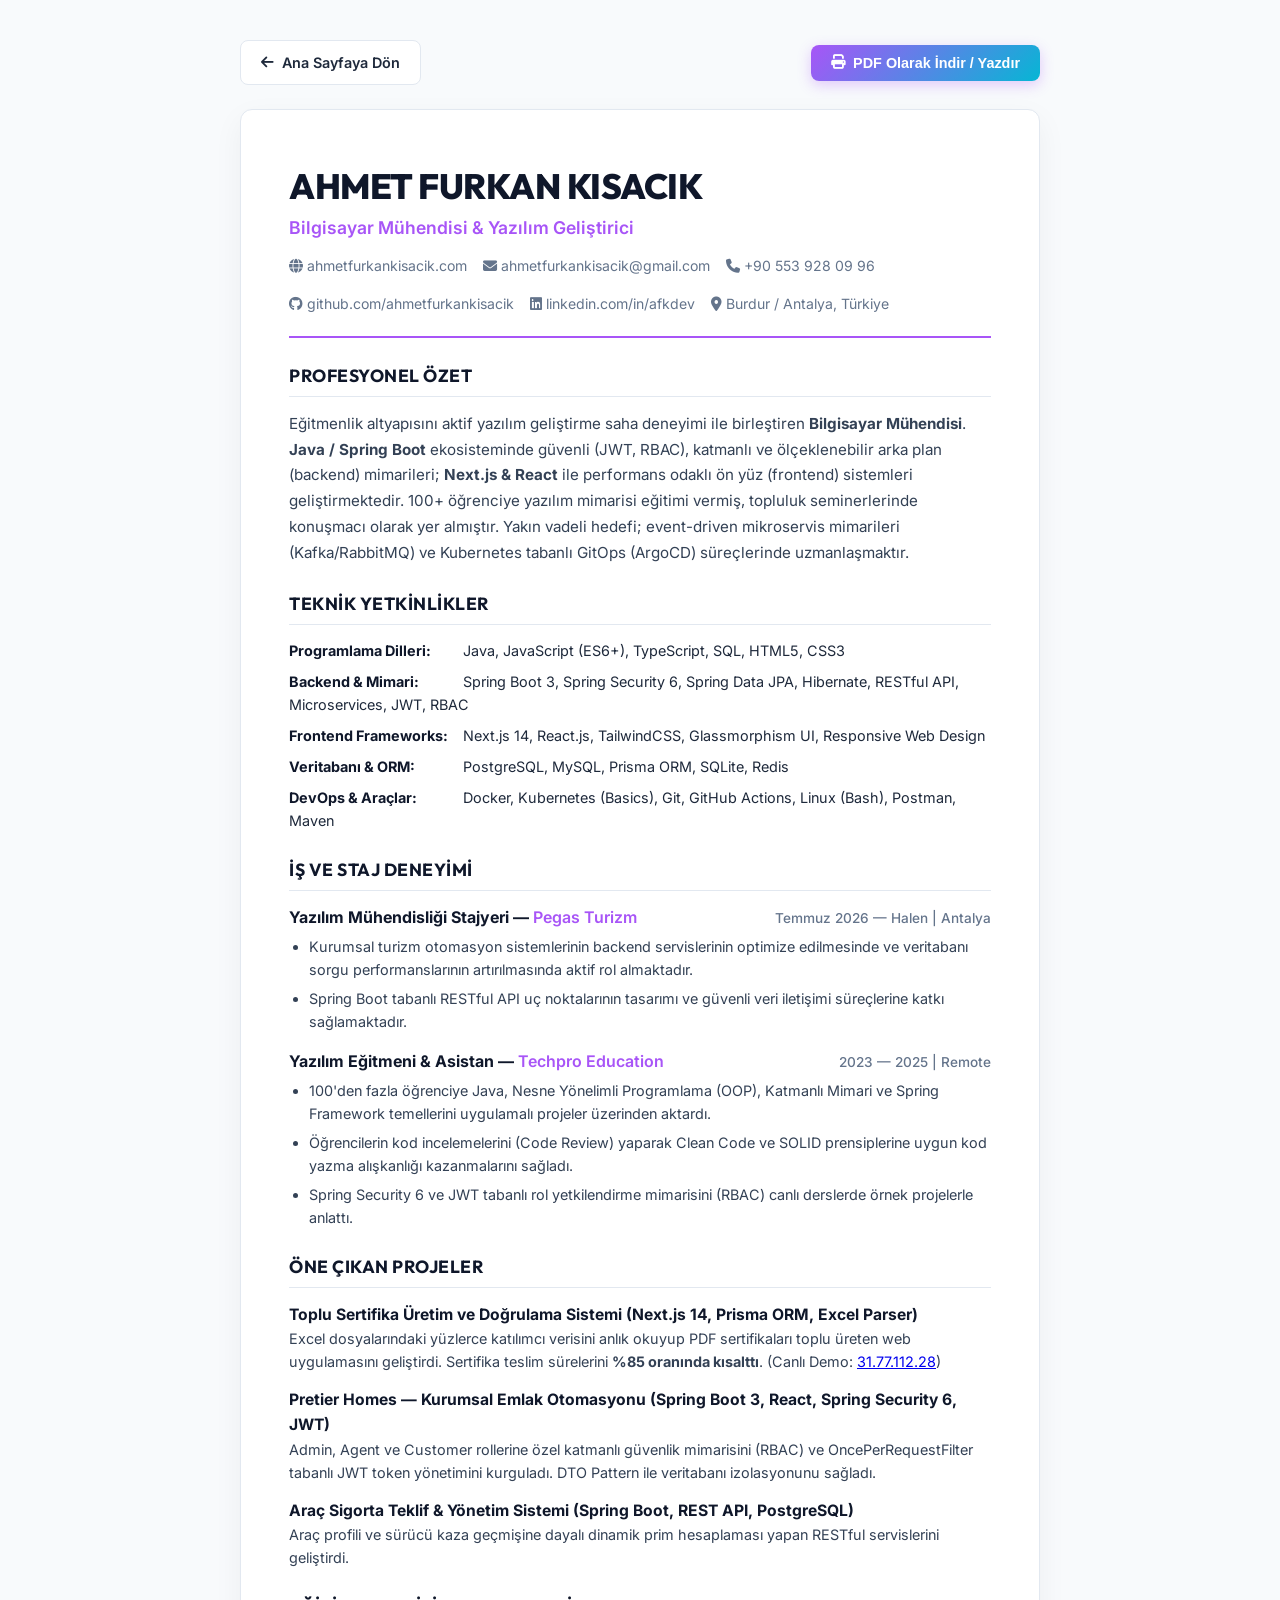
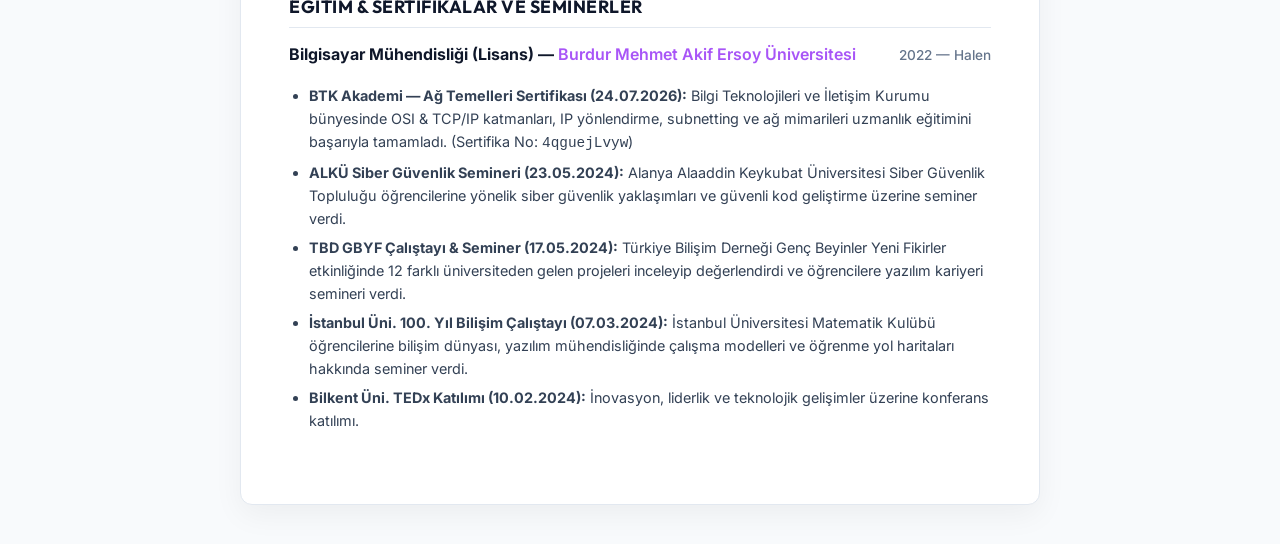
<file: cv.html>
<!DOCTYPE html>
<html lang="tr">
<head>
    <meta charset="UTF-8">
    <meta name="viewport" content="width=device-width, initial-scale=1.0">
    <title>Ahmet Furkan Kısacık — CV / Özgeçmiş (Software Engineer)</title>
    <meta name="description" content="Ahmet Furkan Kısacık - Bilgisayar Mühendisi & Yazılım Geliştirici Özgeçmiş (CV)">
    <meta name="robots" content="index, follow">
    <!-- Google Fonts -->
    <link href="https://fonts.googleapis.com/css2?family=Inter:wght@300;400;500;600;700;800&family=Outfit:wght@600;700;800&display=swap" rel="stylesheet">
    <!-- FontAwesome -->
    <link rel="stylesheet" href="https://cdnjs.cloudflare.com/ajax/libs/font-awesome/6.4.0/css/all.min.css">
    
    <style>
        :root {
            --primary: #07050f;
            --accent: #a855f7;
            --accent-cyan: #06b6d4;
            --text: #1e293b;
            --text-muted: #64748b;
            --bg-light: #f8fafc;
            --border: #e2e8f0;
        }

        * {
            box-sizing: border-box;
            margin: 0;
            padding: 0;
        }

        body {
            font-family: 'Inter', sans-serif;
            background-color: var(--bg-light);
            color: var(--text);
            line-height: 1.6;
            padding: 40px 20px;
        }

        .cv-actions {
            max-width: 800px;
            margin: 0 auto 24px auto;
            display: flex;
            justify-content: space-between;
            align-items: center;
        }

        .btn-action {
            display: inline-flex;
            align-items: center;
            gap: 8px;
            padding: 10px 20px;
            border-radius: 8px;
            font-weight: 600;
            font-size: 0.9rem;
            text-decoration: none;
            cursor: pointer;
            transition: all 0.2s ease;
            border: none;
        }

        .btn-back {
            background-color: #ffffff;
            color: var(--text);
            border: 1px solid var(--border);
        }

        .btn-back:hover {
            background-color: #f1f5f9;
        }

        .btn-print {
            background: linear-gradient(135deg, var(--accent) 0%, var(--accent-cyan) 100%);
            color: #ffffff;
            box-shadow: 0 4px 14px rgba(168, 85, 247, 0.3);
        }

        .btn-print:hover {
            transform: translateY(-2px);
            box-shadow: 0 6px 20px rgba(168, 85, 247, 0.4);
        }

        .cv-paper {
            max-width: 800px;
            margin: 0 auto;
            background: #ffffff;
            border-radius: 12px;
            padding: 48px;
            border: 1px solid var(--border);
            box-shadow: 0 10px 30px rgba(0, 0, 0, 0.05);
        }

        .cv-header {
            border-bottom: 2px solid var(--accent);
            padding-bottom: 20px;
            margin-bottom: 24px;
        }

        .cv-name {
            font-family: 'Outfit', sans-serif;
            font-size: 2.2rem;
            font-weight: 800;
            color: #0f172a;
            letter-spacing: -0.5px;
        }

        .cv-title {
            font-size: 1.1rem;
            font-weight: 600;
            color: var(--accent);
            margin-bottom: 12px;
        }

        .cv-contact-info {
            display: flex;
            flex-wrap: wrap;
            gap: 16px;
            font-size: 0.88rem;
            color: var(--text-muted);
        }

        .cv-contact-info a {
            color: var(--text-muted);
            text-decoration: none;
            display: inline-flex;
            align-items: center;
            gap: 6px;
        }

        .cv-contact-info a:hover {
            color: var(--accent);
        }

        .cv-section {
            margin-bottom: 24px;
        }

        .cv-section-title {
            font-family: 'Outfit', sans-serif;
            font-size: 1.1rem;
            font-weight: 700;
            color: #0f172a;
            text-transform: uppercase;
            letter-spacing: 0.5px;
            border-bottom: 1px solid var(--border);
            padding-bottom: 6px;
            margin-bottom: 14px;
        }

        .cv-summary {
            font-size: 0.95rem;
            color: #334155;
            line-height: 1.7;
        }

        .cv-skills-grid {
            display: flex;
            flex-direction: column;
            gap: 8px;
            font-size: 0.9rem;
        }

        .cv-skill-item strong {
            color: #0f172a;
            width: 170px;
            display: inline-block;
        }

        .cv-job {
            margin-bottom: 16px;
        }

        .cv-job-header {
            display: flex;
            justify-content: space-between;
            align-items: baseline;
            margin-bottom: 4px;
        }

        .cv-job-title {
            font-size: 1rem;
            font-weight: 700;
            color: #0f172a;
        }

        .cv-company {
            color: var(--accent);
            font-weight: 600;
        }

        .cv-date {
            font-size: 0.85rem;
            color: var(--text-muted);
            font-weight: 500;
        }

        .cv-job-list {
            padding-left: 20px;
            font-size: 0.9rem;
            color: #334155;
        }

        .cv-job-list li {
            margin-bottom: 6px;
        }

        .cv-project {
            margin-bottom: 14px;
        }

        .cv-project-title {
            font-size: 0.98rem;
            font-weight: 700;
            color: #0f172a;
        }

        .cv-project-desc {
            font-size: 0.9rem;
            color: #334155;
        }

        /* PRINT STYLES */
        @media print {
            body {
                background: #ffffff;
                padding: 0;
                color: #000000;
            }
            .cv-actions {
                display: none !important;
            }
            .cv-paper {
                box-shadow: none;
                border: none;
                padding: 0;
                max-width: 100%;
            }
            .cv-contact-info a {
                color: #000000;
            }
        }
    </style>
</head>
<body>

    <div class="cv-actions">
        <a href="index.html" class="btn-action btn-back"><i class="fa-solid fa-arrow-left"></i> Ana Sayfaya Dön</a>
        <button onclick="window.print()" class="btn-action btn-print"><i class="fa-solid fa-print"></i> PDF Olarak İndir / Yazdır</button>
    </div>

    <main class="cv-paper">
        <!-- Header -->
        <header class="cv-header">
            <h1 class="cv-name">AHMET FURKAN KISACIK</h1>
            <div class="cv-title">Bilgisayar Mühendisi &amp; Yazılım Geliştirici</div>
            <div class="cv-contact-info">
                <span><i class="fa-solid fa-globe"></i> <a href="https://ahmetfurkankisacik.com" target="_blank">ahmetfurkankisacik.com</a></span>
                <span><i class="fa-solid fa-envelope"></i> <a href="mailto:ahmetfurkankisacik@gmail.com">ahmetfurkankisacik@gmail.com</a></span>
                <span><i class="fa-solid fa-phone"></i> +90 553 928 09 96</span>
                <span><i class="fa-brands fa-github"></i> <a href="https://github.com/ahmetfurkankisacik" target="_blank">github.com/ahmetfurkankisacik</a></span>
                <span><i class="fa-brands fa-linkedin"></i> <a href="https://www.linkedin.com/in/afkdev" target="_blank">linkedin.com/in/afkdev</a></span>
                <span><i class="fa-solid fa-location-dot"></i> Burdur / Antalya, Türkiye</span>
            </div>
        </header>

        <!-- Summary -->
        <section class="cv-section">
            <h2 class="cv-section-title">Profesyonel Özet</h2>
            <p class="cv-summary">
                Eğitmenlik altyapısını aktif yazılım geliştirme saha deneyimi ile birleştiren <strong>Bilgisayar Mühendisi</strong>. 
                <strong>Java / Spring Boot</strong> ekosisteminde güvenli (JWT, RBAC), katmanlı ve ölçeklenebilir arka plan (backend) mimarileri; 
                <strong>Next.js &amp; React</strong> ile performans odaklı ön yüz (frontend) sistemleri geliştirmektedir. 
                100+ öğrenciye yazılım mimarisi eğitimi vermiş, topluluk seminerlerinde konuşmacı olarak yer almıştır. 
                Yakın vadeli hedefi; event-driven mikroservis mimarileri (Kafka/RabbitMQ) ve Kubernetes tabanlı GitOps (ArgoCD) süreçlerinde uzmanlaşmaktır.
            </p>
        </section>

        <!-- Technical Skills -->
        <section class="cv-section">
            <h2 class="cv-section-title">Teknik Yetkinlikler</h2>
            <div class="cv-skills-grid">
                <div class="cv-skill-item"><strong>Programlama Dilleri:</strong> Java, JavaScript (ES6+), TypeScript, SQL, HTML5, CSS3</div>
                <div class="cv-skill-item"><strong>Backend &amp; Mimari:</strong> Spring Boot 3, Spring Security 6, Spring Data JPA, Hibernate, RESTful API, Microservices, JWT, RBAC</div>
                <div class="cv-skill-item"><strong>Frontend Frameworks:</strong> Next.js 14, React.js, TailwindCSS, Glassmorphism UI, Responsive Web Design</div>
                <div class="cv-skill-item"><strong>Veritabanı &amp; ORM:</strong> PostgreSQL, MySQL, Prisma ORM, SQLite, Redis</div>
                <div class="cv-skill-item"><strong>DevOps &amp; Araçlar:</strong> Docker, Kubernetes (Basics), Git, GitHub Actions, Linux (Bash), Postman, Maven</div>
            </div>
        </section>

        <!-- Experience -->
        <section class="cv-section">
            <h2 class="cv-section-title">İş ve Staj Deneyimi</h2>
            
            <div class="cv-job">
                <div class="cv-job-header">
                    <div class="cv-job-title">Yazılım Mühendisliği Stajyeri — <span class="cv-company">Pegas Turizm</span></div>
                    <div class="cv-date">Temmuz 2026 — Halen | Antalya</div>
                </div>
                <ul class="cv-job-list">
                    <li>Kurumsal turizm otomasyon sistemlerinin backend servislerinin optimize edilmesinde ve veritabanı sorgu performanslarının artırılmasında aktif rol almaktadır.</li>
                    <li>Spring Boot tabanlı RESTful API uç noktalarının tasarımı ve güvenli veri iletişimi süreçlerine katkı sağlamaktadır.</li>
                </ul>
            </div>

            <div class="cv-job">
                <div class="cv-job-header">
                    <div class="cv-job-title">Yazılım Eğitmeni &amp; Asistan — <span class="cv-company">Techpro Education</span></div>
                    <div class="cv-date">2023 — 2025 | Remote</div>
                </div>
                <ul class="cv-job-list">
                    <li>100'den fazla öğrenciye Java, Nesne Yönelimli Programlama (OOP), Katmanlı Mimari ve Spring Framework temellerini uygulamalı projeler üzerinden aktardı.</li>
                    <li>Öğrencilerin kod incelemelerini (Code Review) yaparak Clean Code ve SOLID prensiplerine uygun kod yazma alışkanlığı kazanmalarını sağladı.</li>
                    <li>Spring Security 6 ve JWT tabanlı rol yetkilendirme mimarisini (RBAC) canlı derslerde örnek projelerle anlattı.</li>
                </ul>
            </div>
        </section>

        <!-- Key Projects -->
        <section class="cv-section">
            <h2 class="cv-section-title">Öne Çıkan Projeler</h2>
            
            <div class="cv-project">
                <div class="cv-project-title">Toplu Sertifika Üretim ve Doğrulama Sistemi (Next.js 14, Prisma ORM, Excel Parser)</div>
                <div class="cv-project-desc">Excel dosyalarındaki yüzlerce katılımcı verisini anlık okuyup PDF sertifikaları toplu üreten web uygulamasını geliştirdi. Sertifika teslim sürelerini <strong>%85 oranında kısalttı</strong>. (Canlı Demo: <a href="http://31.77.112.28/" target="_blank">31.77.112.28</a>)</div>
            </div>

            <div class="cv-project">
                <div class="cv-project-title">Pretier Homes — Kurumsal Emlak Otomasyonu (Spring Boot 3, React, Spring Security 6, JWT)</div>
                <div class="cv-project-desc">Admin, Agent ve Customer rollerine özel katmanlı güvenlik mimarisini (RBAC) ve OncePerRequestFilter tabanlı JWT token yönetimini kurguladı. DTO Pattern ile veritabanı izolasyonunu sağladı.</div>
            </div>

            <div class="cv-project">
                <div class="cv-project-title">Araç Sigorta Teklif &amp; Yönetim Sistemi (Spring Boot, REST API, PostgreSQL)</div>
                <div class="cv-project-desc">Araç profili ve sürücü kaza geçmişine dayalı dinamik prim hesaplaması yapan RESTful servislerini geliştirdi.</div>
            </div>
        </section>

        <!-- Education & Certificates -->
        <section class="cv-section">
            <h2 class="cv-section-title">Eğitim &amp; Sertifikalar ve Seminerler</h2>
            <div class="cv-job">
                <div class="cv-job-header">
                    <div class="cv-job-title">Bilgisayar Mühendisliği (Lisans) — <span class="cv-company">Burdur Mehmet Akif Ersoy Üniversitesi</span></div>
                    <div class="cv-date">2022 — Halen</div>
                </div>
            </div>
            <ul class="cv-job-list" style="margin-top: 8px;">
                <li><strong>BTK Akademi — Ağ Temelleri Sertifikası (24.07.2026):</strong> Bilgi Teknolojileri ve İletişim Kurumu bünyesinde OSI &amp; TCP/IP katmanları, IP yönlendirme, subnetting ve ağ mimarileri uzmanlık eğitimini başarıyla tamamladı. (Sertifika No: <code>4qguejLvyw</code>)</li>
                <li><strong>ALKÜ Siber Güvenlik Semineri (23.05.2024):</strong> Alanya Alaaddin Keykubat Üniversitesi Siber Güvenlik Topluluğu öğrencilerine yönelik siber güvenlik yaklaşımları ve güvenli kod geliştirme üzerine seminer verdi.</li>
                <li><strong>TBD GBYF Çalıştayı &amp; Seminer (17.05.2024):</strong> Türkiye Bilişim Derneği Genç Beyinler Yeni Fikirler etkinliğinde 12 farklı üniversiteden gelen projeleri inceleyip değerlendirdi ve öğrencilere yazılım kariyeri semineri verdi.</li>
                <li><strong>İstanbul Üni. 100. Yıl Bilişim Çalıştayı (07.03.2024):</strong> İstanbul Üniversitesi Matematik Kulübü öğrencilerine bilişim dünyası, yazılım mühendisliğinde çalışma modelleri ve öğrenme yol haritaları hakkında seminer verdi.</li>
                <li><strong>Bilkent Üni. TEDx Katılımı (10.02.2024):</strong> İnovasyon, liderlik ve teknolojik gelişimler üzerine konferans katılımı.</li>
            </ul>
        </section>
    </main>

</body>
</html>
</file>
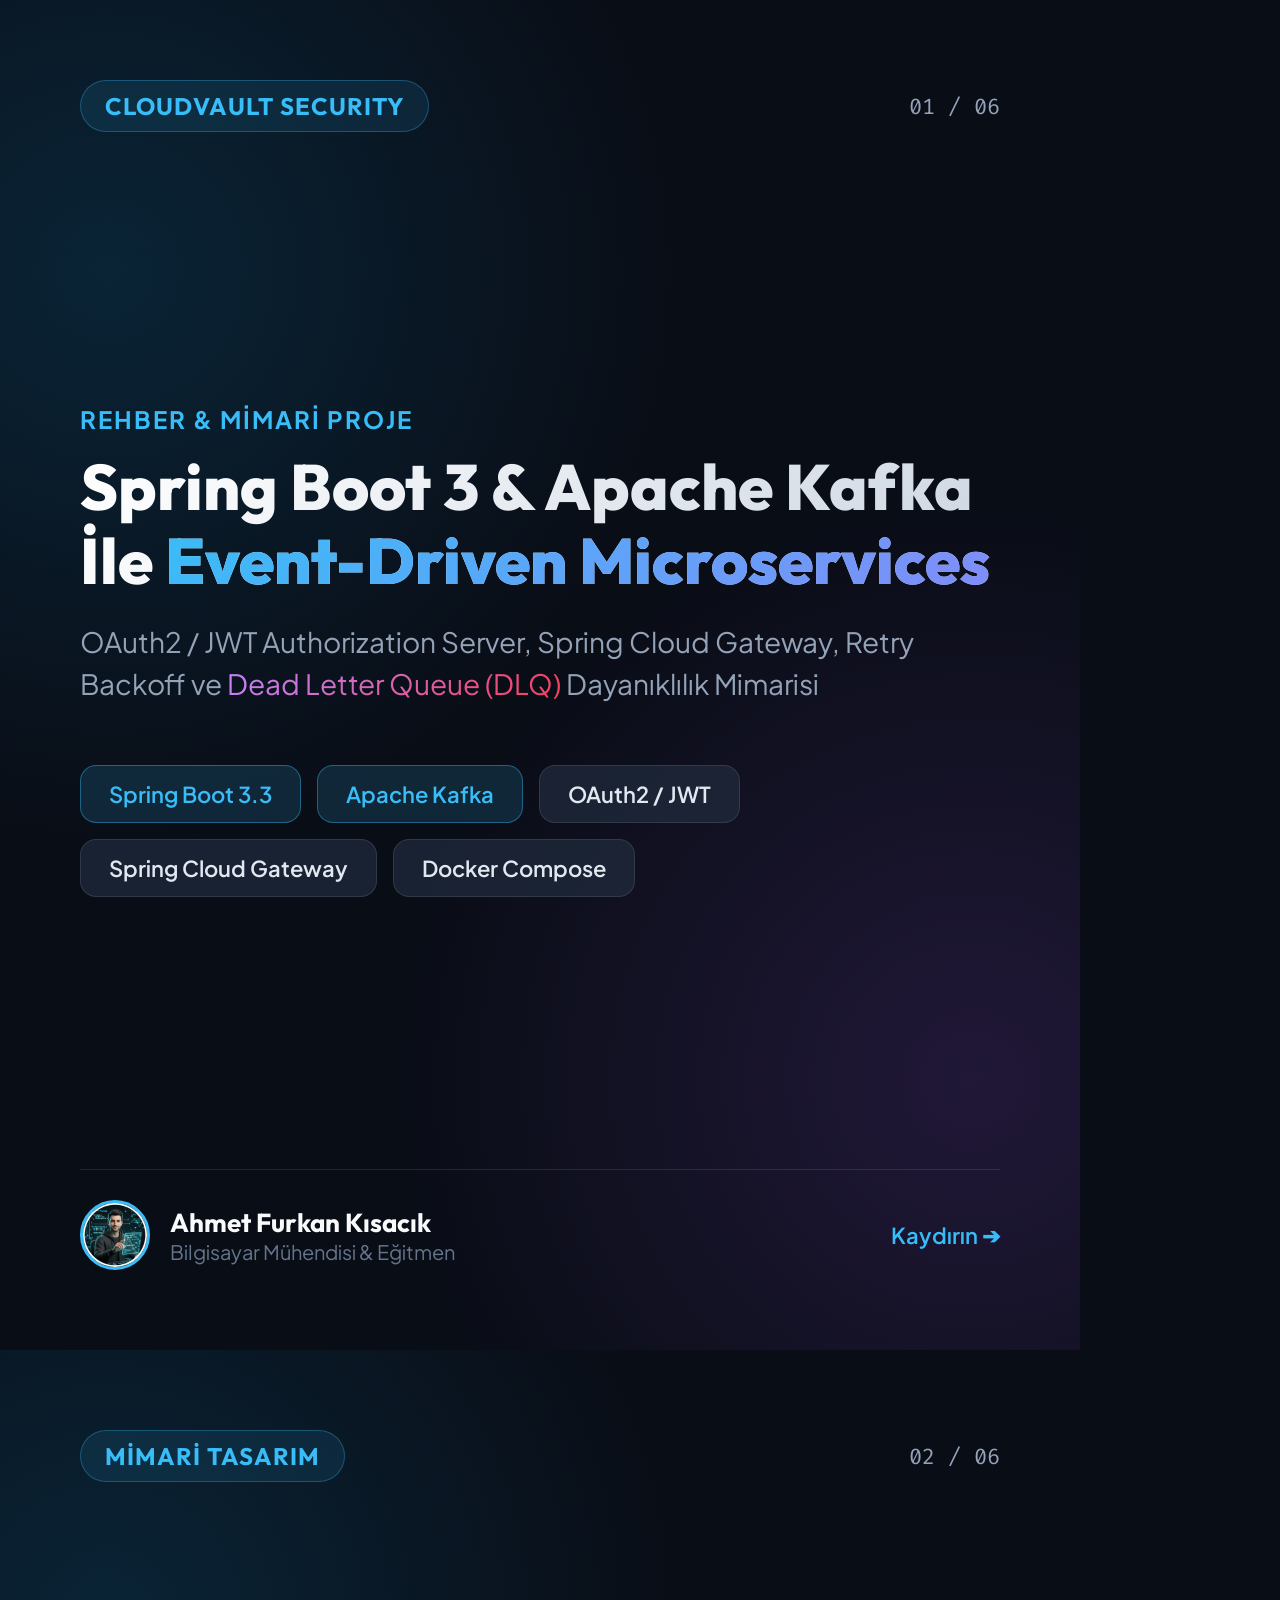
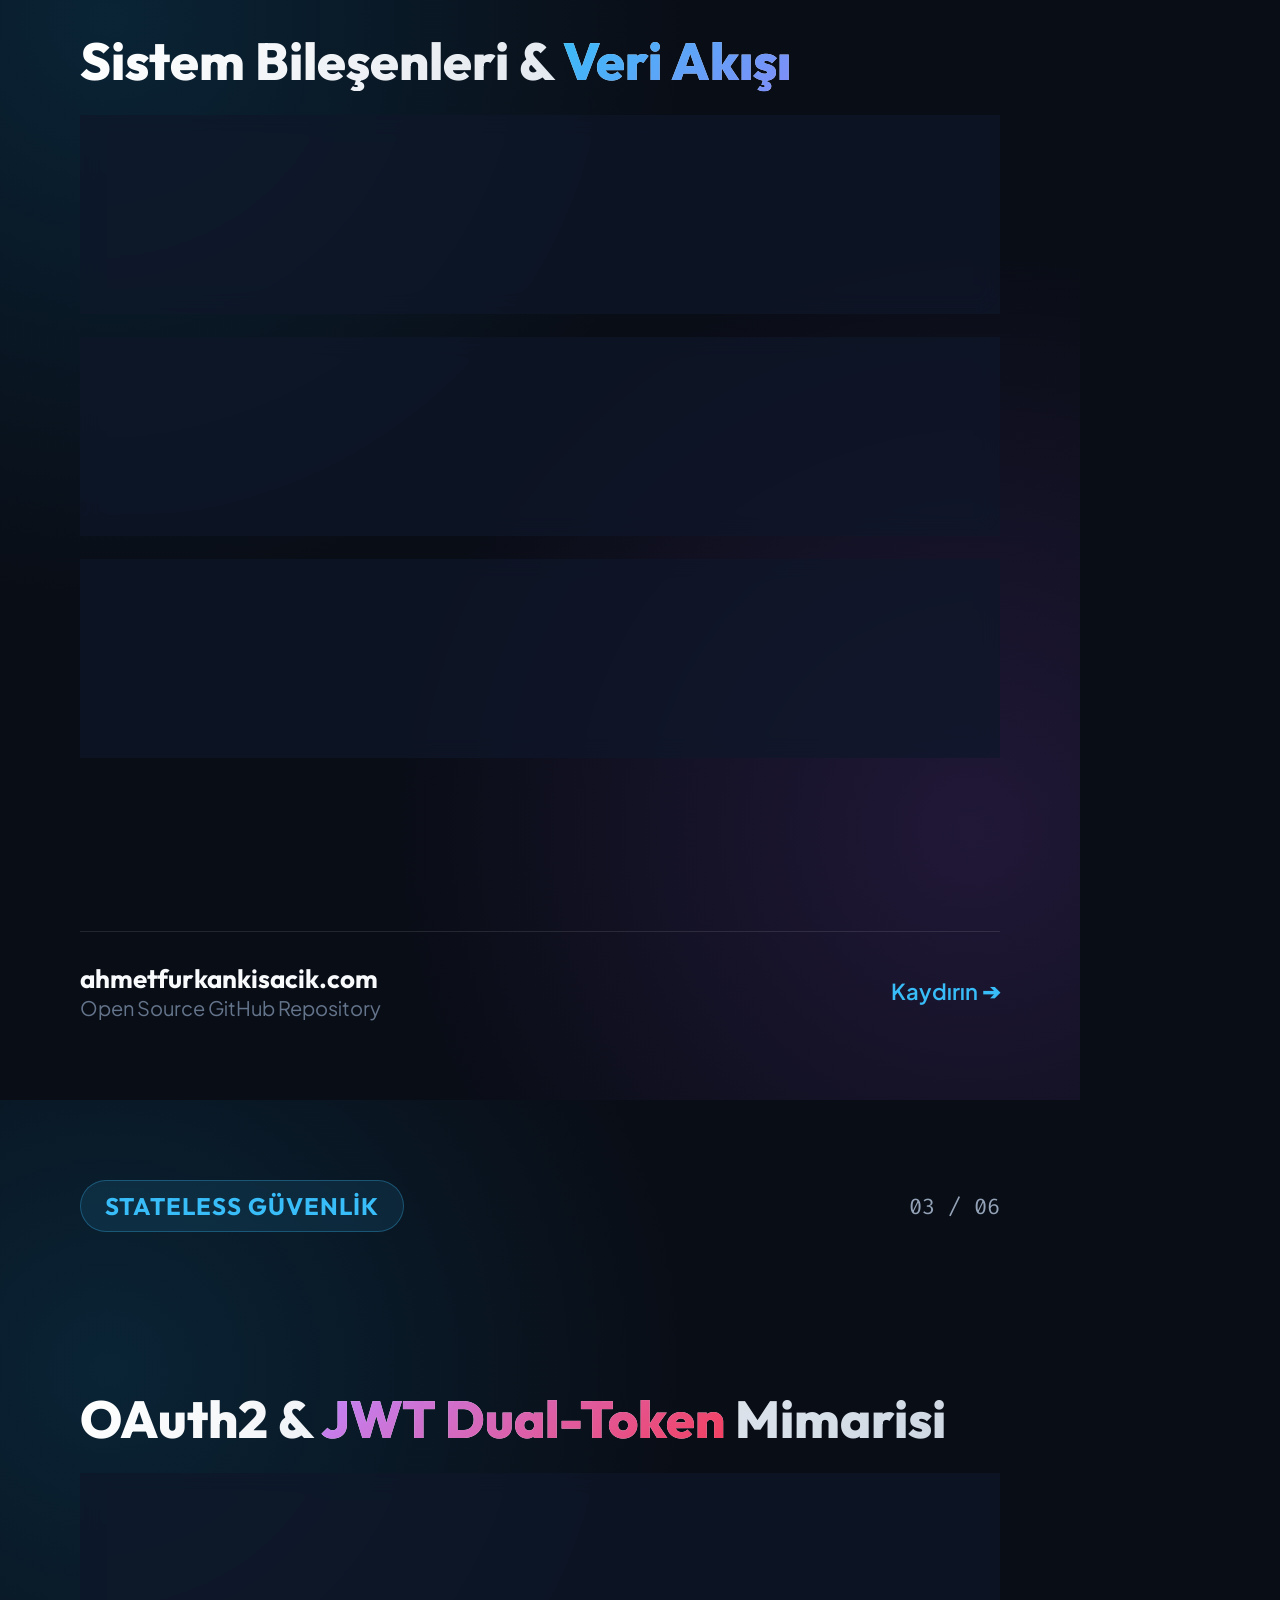
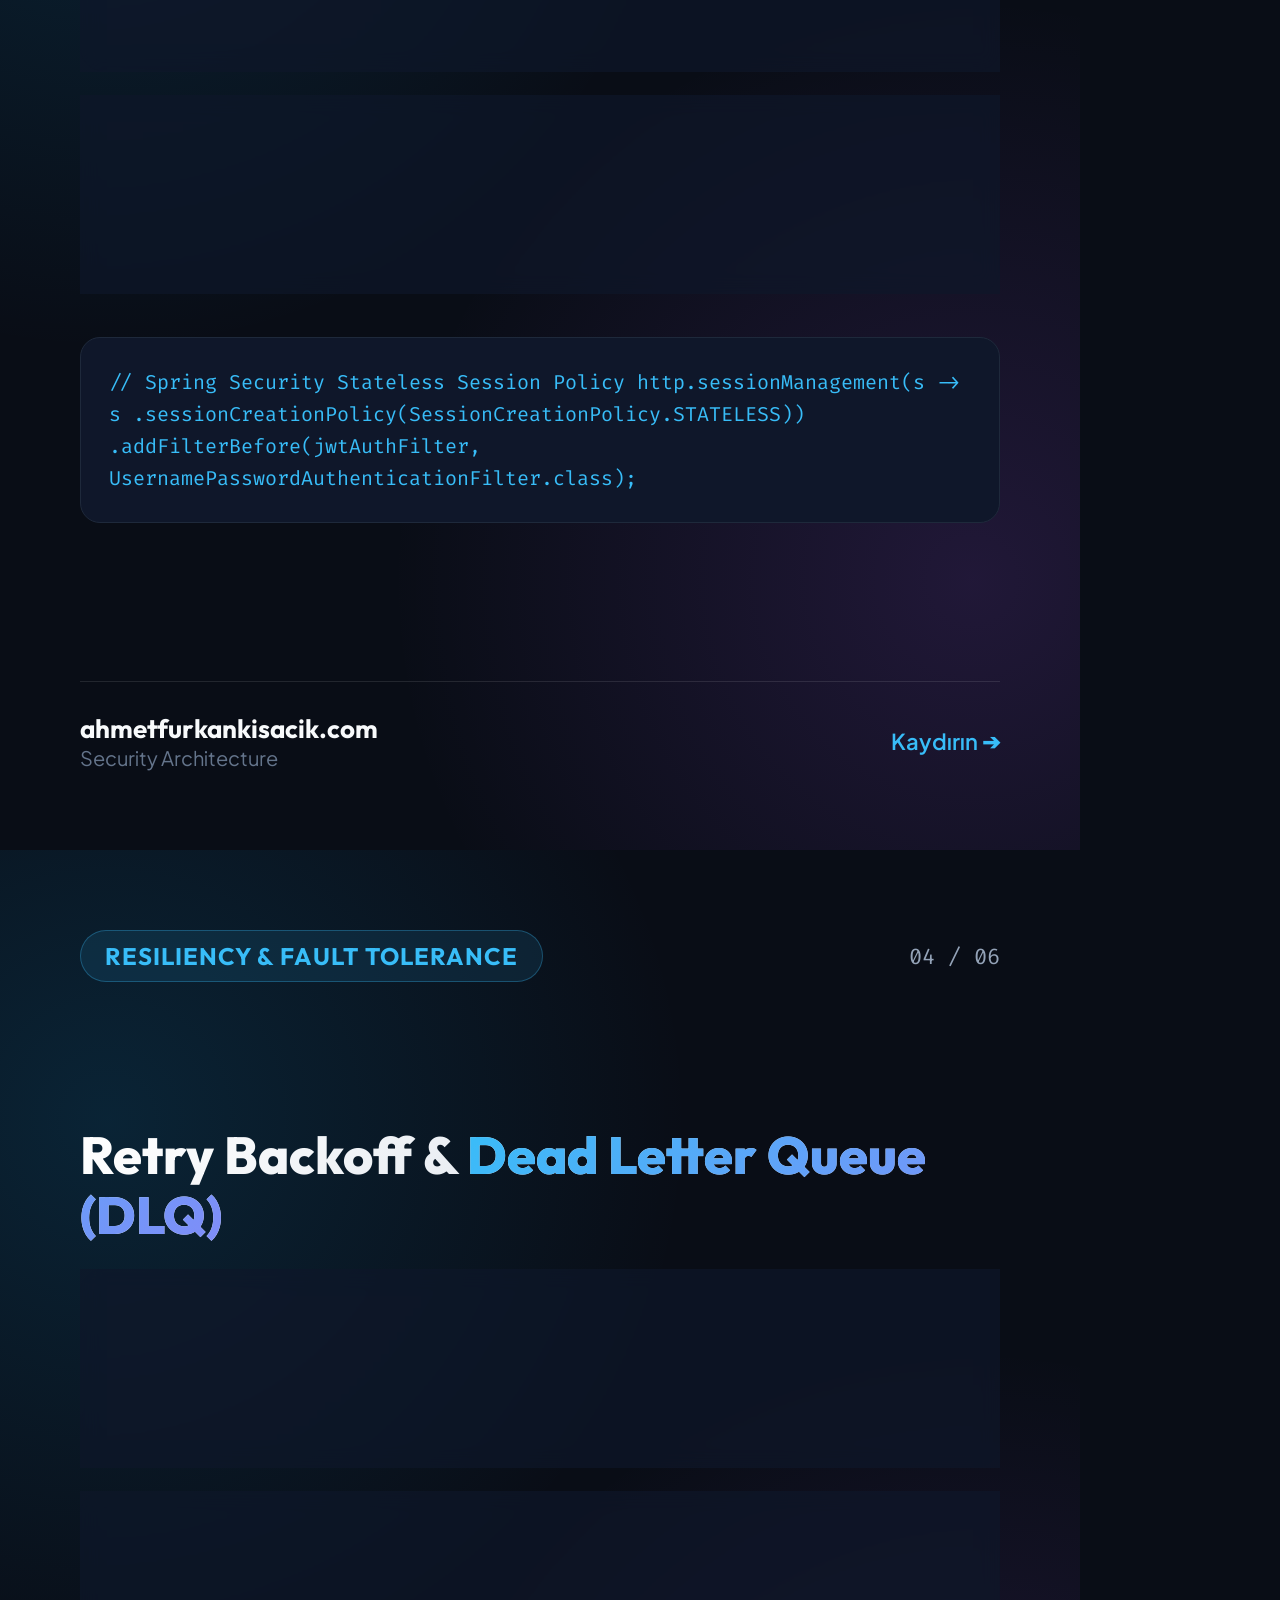
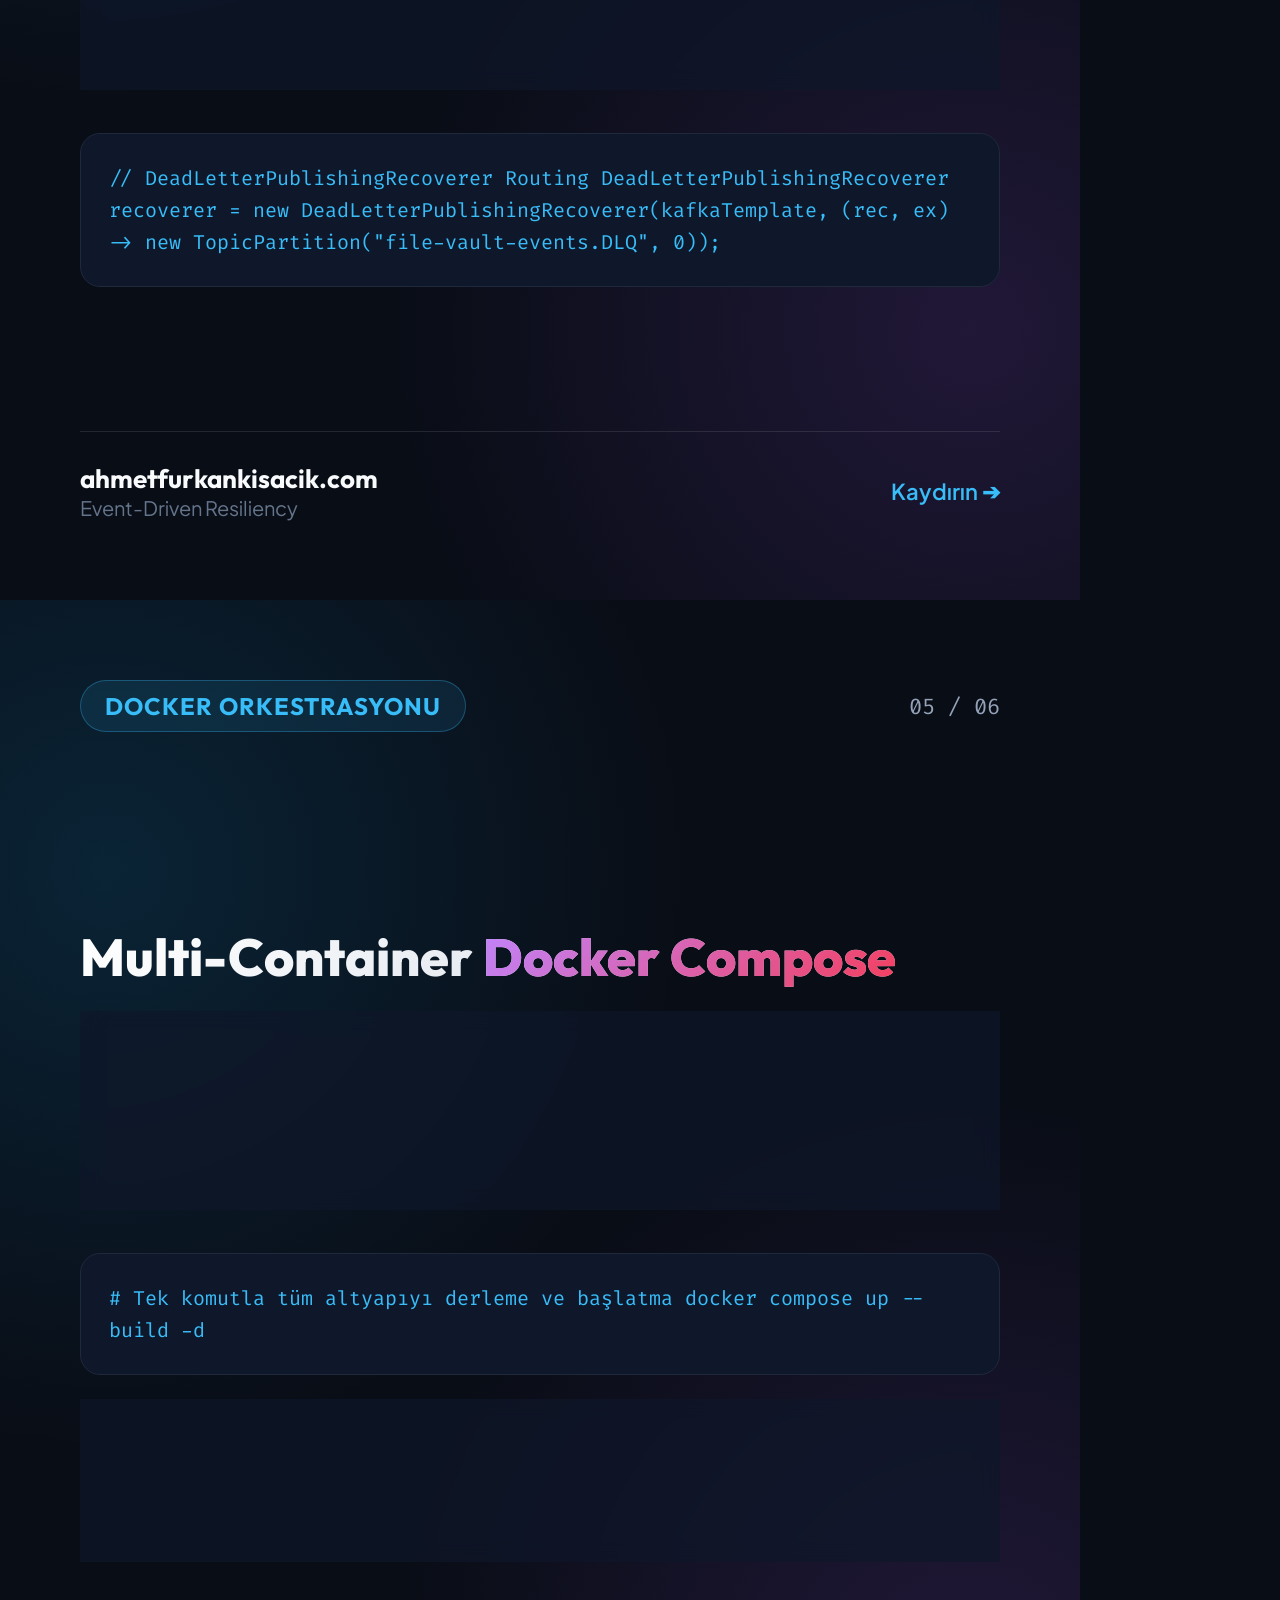
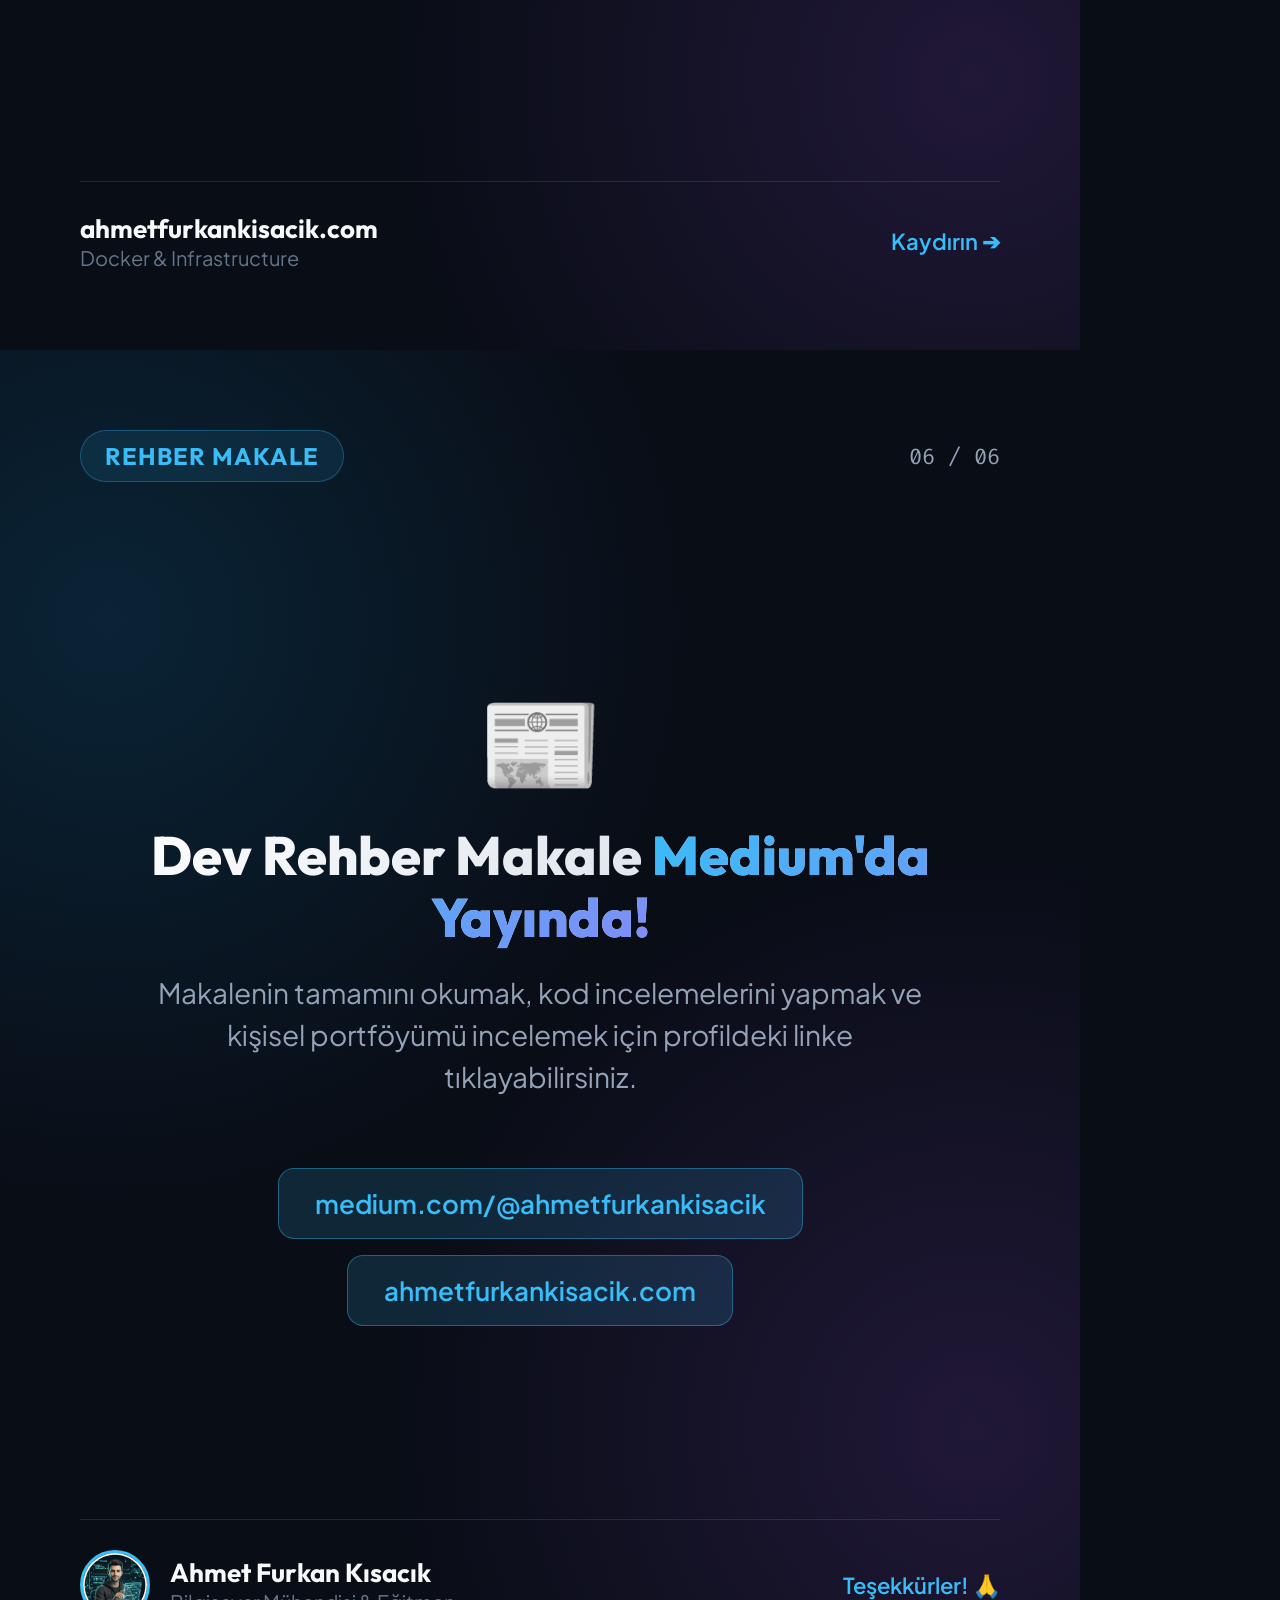
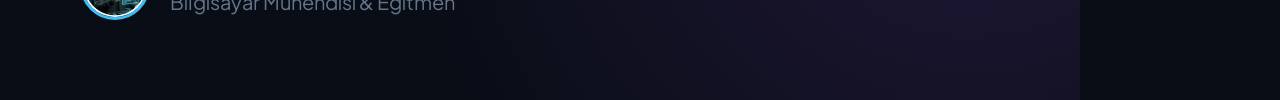
<file: linkedin_carousel.html>
<!DOCTYPE html>
<html lang="tr">
<head>
    <meta charset="UTF-8">
    <title>LinkedIn Carousel - CloudVault Security Kafka</title>
    <style>
        @import url('https://fonts.googleapis.com/css2?family=Outfit:wght@400;600;700;800&family=Plus+Jakarta+Sans:wght@400;500;600;700&family=Fira+Code:wght@400;600&display=swap');

        @page {
            size: 1080px 1350px;
            margin: 0;
        }

        * {
            box-sizing: border-box;
            margin: 0;
            padding: 0;
        }

        body {
            font-family: 'Plus Jakarta Sans', sans-serif;
            background: #090d16;
            color: #f1f5f9;
            -webkit-print-color-adjust: exact;
        }

        .slide {
            width: 1080px;
            height: 1350px;
            page-break-after: always;
            position: relative;
            background: radial-gradient(circle at 10% 20%, rgba(14, 165, 233, 0.15), transparent 40%),
                        radial-gradient(circle at 90% 80%, rgba(168, 85, 247, 0.15), transparent 40%),
                        #090d16;
            padding: 80px;
            display: flex;
            flex-direction: column;
            justify-content: space-between;
            overflow: hidden;
        }

        /* Top Header */
        .slide-header {
            display: flex;
            justify-content: space-between;
            align-items: center;
        }

        .brand-badge {
            font-family: 'Outfit', sans-serif;
            font-weight: 700;
            font-size: 24px;
            letter-spacing: 1px;
            color: #38bdf8;
            background: rgba(56, 189, 248, 0.1);
            padding: 10px 24px;
            border-radius: 50px;
            border: 1px solid rgba(56, 189, 248, 0.3);
        }

        .slide-number {
            font-family: 'Fira Code', monospace;
            font-size: 22px;
            color: #94a3b8;
        }

        /* Main Content */
        .slide-body {
            flex: 1;
            display: flex;
            flex-direction: column;
            justify-content: center;
            margin: 40px 0;
        }

        .hero-title {
            font-family: 'Outfit', sans-serif;
            font-size: 64px;
            font-weight: 800;
            line-height: 1.15;
            background: linear-gradient(135deg, #ffffff 0%, #cbd5e1 100%);
            -webkit-background-clip: text;
            -webkit-text-fill-color: transparent;
            margin-bottom: 24px;
        }

        .hero-subtitle {
            font-size: 28px;
            color: #94a3b8;
            line-height: 1.5;
            margin-bottom: 40px;
        }

        .gradient-text-cyan {
            background: linear-gradient(135deg, #38bdf8 0%, #818cf8 100%);
            -webkit-background-clip: text;
            -webkit-text-fill-color: transparent;
        }

        .gradient-text-purple {
            background: linear-gradient(135deg, #c084fc 0%, #f43f5e 100%);
            -webkit-background-clip: text;
            -webkit-text-fill-color: transparent;
        }

        /* Tech Badges */
        .badge-grid {
            display: flex;
            flex-wrap: wrap;
            gap: 16px;
            margin-top: 20px;
        }

        .badge-item {
            font-size: 22px;
            font-weight: 600;
            padding: 14px 28px;
            border-radius: 16px;
            background: rgba(30, 41, 59, 0.8);
            border: 1px solid rgba(255, 255, 255, 0.1);
            color: #e2e8f0;
        }

        .badge-item.highlight {
            background: rgba(56, 189, 248, 0.15);
            border-color: rgba(56, 189, 248, 0.4);
            color: #38bdf8;
        }

        /* Feature Cards */
        .card-box {
            background: rgba(15, 23, 42, 0.7);
            border: 1px solid rgba(255, 255, 255, 0.1);
            border-radius: 24px;
            padding: 36px;
            margin-bottom: 24px;
            backdrop-filter: blur(10px);
        }

        .card-box-title {
            font-family: 'Outfit', sans-serif;
            font-size: 32px;
            font-weight: 700;
            color: #f8fafc;
            margin-bottom: 12px;
            display: flex;
            align-items: center;
            gap: 16px;
        }

        .card-box-desc {
            font-size: 24px;
            color: #94a3b8;
            line-height: 1.5;
        }

        /* Code Snippet Box */
        .code-box {
            background: #0f172a;
            border: 1px solid #1e293b;
            border-radius: 20px;
            padding: 28px;
            font-family: 'Fira Code', monospace;
            font-size: 20px;
            color: #38bdf8;
            line-height: 1.6;
            margin-top: 20px;
        }

        /* Bottom Footer */
        .slide-footer {
            display: flex;
            justify-content: space-between;
            align-items: center;
            border-top: 1px solid rgba(255, 255, 255, 0.1);
            padding-top: 30px;
        }

        .author-info {
            display: flex;
            align-items: center;
            gap: 20px;
        }

        .author-avatar {
            width: 70px;
            height: 70px;
            border-radius: 50%;
            border: 3px solid #38bdf8;
        }

        .author-name {
            font-family: 'Outfit', sans-serif;
            font-size: 26px;
            font-weight: 700;
            color: #f8fafc;
        }

        .author-role {
            font-size: 20px;
            color: #64748b;
        }

        .swipe-hint {
            font-size: 22px;
            font-weight: 600;
            color: #38bdf8;
        }
    </style>
</head>
<body>

    <!-- SLIDE 1: COVER -->
    <div class="slide">
        <div class="slide-header">
            <span class="brand-badge">CLOUDVAULT SECURITY</span>
            <span class="slide-number">01 / 06</span>
        </div>
        <div class="slide-body">
            <div style="font-size: 24px; font-weight: 700; color: #38bdf8; letter-spacing: 2px; text-transform: uppercase; margin-bottom: 16px;">Rehber &amp; Mimari Proje</div>
            <h1 class="hero-title">Spring Boot 3 &amp; Apache Kafka İle <span class="gradient-text-cyan">Event-Driven Microservices</span></h1>
            <p class="hero-subtitle">OAuth2 / JWT Authorization Server, Spring Cloud Gateway, Retry Backoff ve <span class="gradient-text-purple">Dead Letter Queue (DLQ)</span> Dayanıklılık Mimarisi</p>
            
            <div class="badge-grid">
                <span class="badge-item highlight">Spring Boot 3.3</span>
                <span class="badge-item highlight">Apache Kafka</span>
                <span class="badge-item">OAuth2 / JWT</span>
                <span class="badge-item">Spring Cloud Gateway</span>
                <span class="badge-item">Docker Compose</span>
            </div>
        </div>
        <div class="slide-footer">
            <div class="author-info">
                <img src="images/avatar.jpg" class="author-avatar" alt="AFK">
                <div>
                    <div class="author-name">Ahmet Furkan Kısacık</div>
                    <div class="author-role">Bilgisayar Mühendisi &amp; Eğitmen</div>
                </div>
            </div>
            <span class="swipe-hint">Kaydırın ➔</span>
        </div>
    </div>

    <!-- SLIDE 2: ARCHITECTURE OVERVIEW -->
    <div class="slide">
        <div class="slide-header">
            <span class="brand-badge">MİMARİ TASARIM</span>
            <span class="slide-number">02 / 06</span>
        </div>
        <div class="slide-body">
            <h2 class="hero-title" style="font-size: 52px;">Sistem Bileşenleri &amp; <span class="gradient-text-cyan">Veri Akışı</span></h2>
            
            <div class="card-box">
                <div class="card-box-title">🌐 api-gateway (Port: 8080)</div>
                <div class="card-box-desc">Spring Cloud Gateway (WebFlux) ile reaktif yönlendirme, oran sınırlama (Rate Limiting) ve merkezi log filtresi.</div>
            </div>

            <div class="card-box">
                <div class="card-box-title">🛡️ auth-service (Port: 8081)</div>
                <div class="card-box-desc">Spring Security 6 &amp; JJWT 0.12.5 tabanlı OAuth2 Authorization Server. Access (15 dk) &amp; Refresh Token (7 gün) rotasyonu.</div>
            </div>

            <div class="card-box">
                <div class="card-box-title">⚡ vault-event-service (Port: 8082)</div>
                <div class="card-box-desc">Apache Kafka Producer &amp; Consumer ile asenkron dosya ve güvenlik olayları yönetimi.</div>
            </div>
        </div>
        <div class="slide-footer">
            <div class="author-info">
                <div>
                    <div class="author-name">ahmetfurkankisacik.com</div>
                    <div class="author-role">Open Source GitHub Repository</div>
                </div>
            </div>
            <span class="swipe-hint">Kaydırın ➔</span>
        </div>
    </div>

    <!-- SLIDE 3: OAUTH2 & JWT SECURITY -->
    <div class="slide">
        <div class="slide-header">
            <span class="brand-badge">STATELESS GÜVENLİK</span>
            <span class="slide-number">03 / 06</span>
        </div>
        <div class="slide-body">
            <h2 class="hero-title" style="font-size: 52px;">OAuth2 &amp; <span class="gradient-text-purple">JWT Dual-Token</span> Mimarisi</h2>
            
            <div class="card-box">
                <div class="card-box-title">🔑 HMAC-SHA256 &amp; BCrypt Hashleme</div>
                <div class="card-box-desc">Kullanıcı parolaları BCrypt ile veritabanında saklanır. JWT token'ları 256-bit gizli anahtar ile kriptografik olarak imzalanır.</div>
            </div>

            <div class="card-box">
                <div class="card-box-title">🔄 Dual Token Rotasyonu</div>
                <div class="card-box-desc">Kısa ömürlü Access Token (15 dk) çalınma riskini azaltır; uzun ömürlü Refresh Token (7 gün) oturum sürekliliği sağlar.</div>
            </div>

            <div class="code-box">
// Spring Security Stateless Session Policy
http.sessionManagement(s -&gt; s
    .sessionCreationPolicy(SessionCreationPolicy.STATELESS))
.addFilterBefore(jwtAuthFilter, UsernamePasswordAuthenticationFilter.class);
            </div>
        </div>
        <div class="slide-footer">
            <div class="author-info">
                <div>
                    <div class="author-name">ahmetfurkankisacik.com</div>
                    <div class="author-role">Security Architecture</div>
                </div>
            </div>
            <span class="swipe-hint">Kaydırın ➔</span>
        </div>
    </div>

    <!-- SLIDE 4: KAFKA RETRY & DLQ -->
    <div class="slide">
        <div class="slide-header">
            <span class="brand-badge">RESILIENCY &amp; FAULT TOLERANCE</span>
            <span class="slide-number">04 / 06</span>
        </div>
        <div class="slide-body">
            <h2 class="hero-title" style="font-size: 52px;">Retry Backoff &amp; <span class="gradient-text-cyan">Dead Letter Queue (DLQ)</span></h2>
            
            <div class="card-box">
                <div class="card-box-title">🔄 DefaultErrorHandler &amp; FixedBackoff</div>
                <div class="card-box-desc">Consumer tarafında veritabanı kesintisi veya geçici hata alındığında mesaj kaybolmaz, sistem otomatik tekrar dener.</div>
            </div>

            <div class="card-box">
                <div class="card-box-title">🚨 Karantina Konusu: file-vault-events.DLQ</div>
                <div class="card-box-desc">3 deneme sonunda düzelmeyen mesajlar DeadLetterPublishingRecoverer ile DLQ konusuna yönlendirilip karantinaya alınır.</div>
            </div>

            <div class="code-box">
// DeadLetterPublishingRecoverer Routing
DeadLetterPublishingRecoverer recoverer = 
    new DeadLetterPublishingRecoverer(kafkaTemplate, 
        (rec, ex) -&gt; new TopicPartition("file-vault-events.DLQ", 0));
            </div>
        </div>
        <div class="slide-footer">
            <div class="author-info">
                <div>
                    <div class="author-name">ahmetfurkankisacik.com</div>
                    <div class="author-role">Event-Driven Resiliency</div>
                </div>
            </div>
            <span class="swipe-hint">Kaydırın ➔</span>
        </div>
    </div>

    <!-- SLIDE 5: DOCKER COMPOSE & OPEN SOURCE -->
    <div class="slide">
        <div class="slide-header">
            <span class="brand-badge">DOCKER ORKESTRASYONU</span>
            <span class="slide-number">05 / 06</span>
        </div>
        <div class="slide-body">
            <h2 class="hero-title" style="font-size: 52px;">Multi-Container <span class="gradient-text-purple">Docker Compose</span></h2>
            
            <div class="card-box">
                <div class="card-box-title">🐳 Tek Komutla Tüm Sistemi Kaldırma</div>
                <div class="card-box-desc">Zookeeper, Kafka, PostgreSQL, Auth Service, Vault Event Service ve API Gateway konteyner ağı üzerinden birbirine bağlı çalışır.</div>
            </div>

            <div class="code-box">
# Tek komutla tüm altyapıyı derleme ve başlatma
docker compose up --build -d
            </div>

            <div class="card-box" style="margin-top: 24px;">
                <div class="card-box-title">💻 Açık Kaynak GitHub Deposu</div>
                <div class="card-box-desc">github.com/ahmetfurkankisacik/CloudVault-Security</div>
            </div>
        </div>
        <div class="slide-footer">
            <div class="author-info">
                <div>
                    <div class="author-name">ahmetfurkankisacik.com</div>
                    <div class="author-role">Docker &amp; Infrastructure</div>
                </div>
            </div>
            <span class="swipe-hint">Kaydırın ➔</span>
        </div>
    </div>

    <!-- SLIDE 6: OUTRO & MEDIUM LINK -->
    <div class="slide">
        <div class="slide-header">
            <span class="brand-badge">REHBER MAKALE</span>
            <span class="slide-number">06 / 06</span>
        </div>
        <div class="slide-body" style="text-align: center; align-items: center;">
            <div style="font-size: 100px; margin-bottom: 20px;">📰</div>
            <h2 class="hero-title" style="font-size: 54px; text-align: center;">Dev Rehber Makale <span class="gradient-text-cyan">Medium'da Yayında!</span></h2>
            <p class="hero-subtitle" style="text-align: center; max-width: 800px;">Makalenin tamamını okumak, kod incelemelerini yapmak ve kişisel portföyümü incelemek için profildeki linke tıklayabilirsiniz.</p>
            
            <div class="badge-grid" style="justify-content: center; margin-top: 30px;">
                <span class="badge-item highlight" style="font-size: 26px; padding: 18px 36px;">medium.com/@ahmetfurkankisacik</span>
                <span class="badge-item highlight" style="font-size: 26px; padding: 18px 36px;">ahmetfurkankisacik.com</span>
            </div>
        </div>
        <div class="slide-footer" style="width: 100%;">
            <div class="author-info">
                <img src="images/avatar.jpg" class="author-avatar" alt="AFK">
                <div>
                    <div class="author-name">Ahmet Furkan Kısacık</div>
                    <div class="author-role">Bilgisayar Mühendisi &amp; Eğitmen</div>
                </div>
            </div>
            <span class="swipe-hint">Teşekkürler! 🙏</span>
        </div>
    </div>

</body>
</html>
</file>
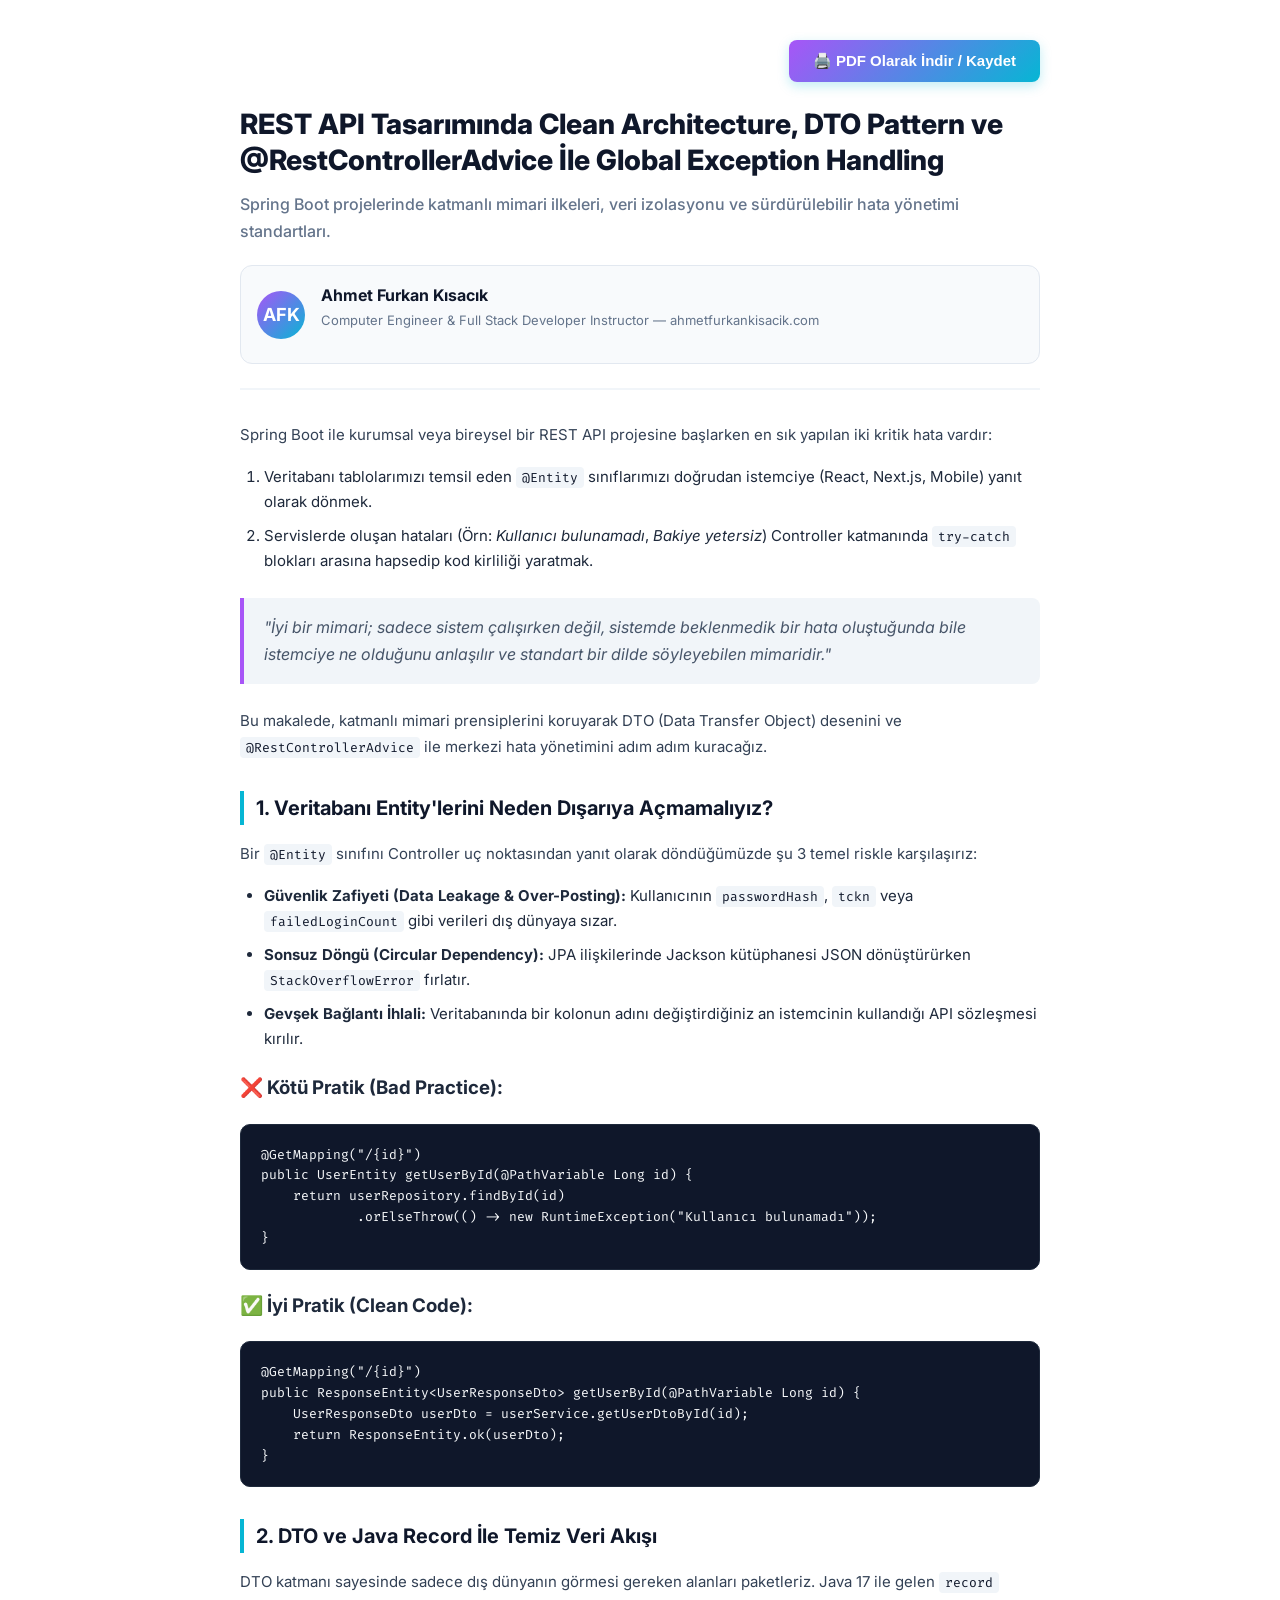
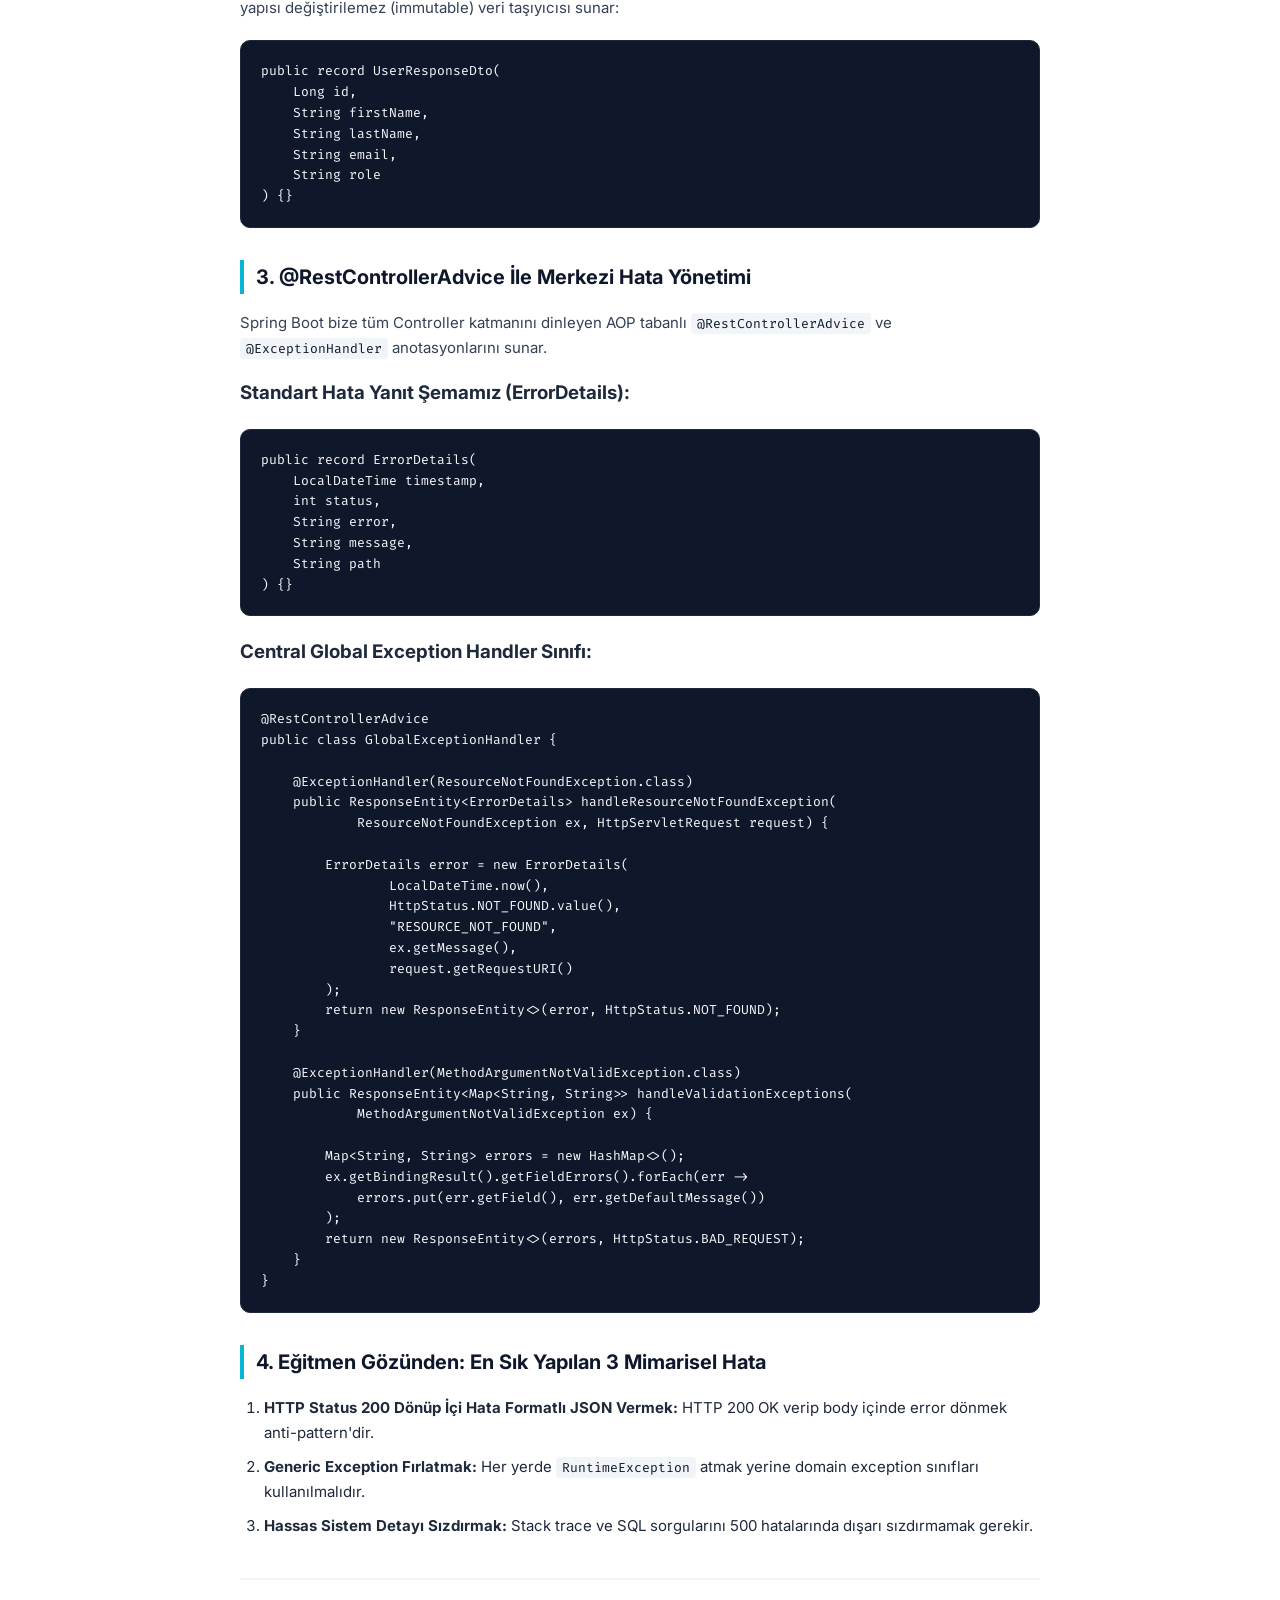
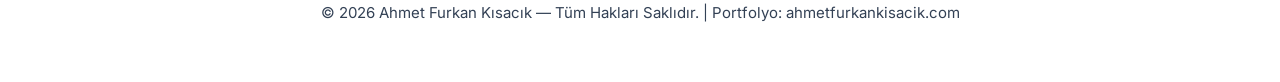
<file: makale_clean_architecture_dto.html>
<!DOCTYPE html>
<html lang="tr">
<head>
    <meta charset="UTF-8">
    <meta name="viewport" content="width=device-width, initial-scale=1.0">
    <title>REST API Tasarımında Clean Architecture, DTO Pattern ve @RestControllerAdvice — Ahmet Furkan Kısacık</title>
    <link rel="preconnect" href="https://fonts.googleapis.com">
    <link rel="preconnect" href="https://fonts.gstatic.com" crossorigin>
    <link href="https://fonts.googleapis.com/css2?family=Inter:wght@300;400;500;600;700;800&family=Fira+Code:wght@400;500;600&display=swap" rel="stylesheet">
    <style>
        :root {
            --primary: #06b6d4;
            --accent: #a855f7;
            --dark: #0f172a;
            --light-bg: #ffffff;
            --text-main: #1e293b;
            --text-muted: #64748b;
            --code-bg: #0f172a;
            --code-text: #f8fafc;
        }

        * {
            box-sizing: border-box;
            margin: 0;
            padding: 0;
        }

        body {
            font-family: 'Inter', system-ui, -apple-system, sans-serif;
            background-color: var(--light-bg);
            color: var(--text-main);
            line-height: 1.7;
            padding: 40px 20px;
        }

        .container {
            max-width: 800px;
            margin: 0 auto;
            background: #ffffff;
        }

        .header-actions {
            display: flex;
            justify-content: flex-end;
            margin-bottom: 24px;
        }

        .btn-print {
            background: linear-gradient(135deg, #a855f7 0%, #06b6d4 100%);
            color: white;
            border: none;
            padding: 12px 24px;
            font-size: 15px;
            font-weight: 600;
            border-radius: 8px;
            cursor: pointer;
            box-shadow: 0 4px 12px rgba(6, 182, 212, 0.25);
            transition: all 0.2s ease;
        }

        .btn-print:hover {
            transform: translateY(-2px);
            box-shadow: 0 6px 16px rgba(168, 85, 247, 0.35);
        }

        .article-header {
            border-bottom: 2px solid #f1f5f9;
            padding-bottom: 24px;
            margin-bottom: 32px;
        }

        .article-title {
            font-size: 28px;
            font-weight: 800;
            color: var(--dark);
            line-height: 1.3;
            margin-bottom: 12px;
        }

        .article-subtitle {
            font-size: 16px;
            color: var(--text-muted);
            font-weight: 500;
            margin-bottom: 20px;
        }

        .author-card {
            display: flex;
            align-items: center;
            gap: 16px;
            background: #f8fafc;
            padding: 16px;
            border-radius: 12px;
            border: 1px solid #e2e8f0;
        }

        .author-avatar {
            width: 48px;
            height: 48px;
            border-radius: 50%;
            background: linear-gradient(135deg, #a855f7, #06b6d4);
            display: flex;
            align-items: center;
            justify-content: center;
            color: white;
            font-weight: 700;
            font-size: 18px;
        }

        .author-info h4 {
            font-size: 16px;
            font-weight: 700;
            color: var(--dark);
        }

        .author-info p {
            font-size: 13px;
            color: var(--text-muted);
        }

        h2 {
            font-size: 20px;
            font-weight: 700;
            color: var(--dark);
            margin: 32px 0 16px 0;
            border-left: 4px solid var(--primary);
            padding-left: 12px;
        }

        p {
            margin-bottom: 16px;
            font-size: 15px;
            color: #334155;
        }

        blockquote {
            background: #f1f5f9;
            border-left: 4px solid var(--accent);
            padding: 16px 20px;
            margin: 24px 0;
            border-radius: 0 8px 8px 0;
            font-style: italic;
            color: #475569;
        }

        ul, ol {
            margin-bottom: 20px;
            padding-left: 24px;
        }

        li {
            margin-bottom: 8px;
            font-size: 15px;
        }

        pre {
            background-color: var(--code-bg);
            color: var(--code-text);
            padding: 20px;
            border-radius: 10px;
            font-family: 'Fira Code', monospace;
            font-size: 13px;
            overflow-x: auto;
            margin: 20px 0;
            line-height: 1.6;
            border: 1px solid #1e293b;
        }

        code {
            font-family: 'Fira Code', monospace;
            background: #f1f5f9;
            color: #0f172a;
            padding: 2px 6px;
            border-radius: 4px;
            font-size: 13px;
        }

        pre code {
            background: transparent;
            color: inherit;
            padding: 0;
        }

        .footer-note {
            margin-top: 40px;
            padding-top: 20px;
            border-top: 2px solid #f1f5f9;
            text-align: center;
            font-size: 13px;
            color: var(--text-muted);
        }

        @media print {
            body {
                padding: 0;
                background: white;
            }
            .header-actions {
                display: none !important;
            }
            .container {
                max-width: 100%;
            }
            pre {
                white-space: pre-wrap;
                word-wrap: break-word;
            }
        }
    </style>
</head>
<body>
    <div class="container">
        <div class="header-actions">
            <button class="btn-print" onclick="window.print()">🖨️ PDF Olarak İndir / Kaydet</button>
        </div>

        <header class="article-header">
            <h1 class="article-title">REST API Tasarımında Clean Architecture, DTO Pattern ve @RestControllerAdvice İle Global Exception Handling</h1>
            <p class="article-subtitle">Spring Boot projelerinde katmanlı mimari ilkeleri, veri izolasyonu ve sürdürülebilir hata yönetimi standartları.</p>
            
            <div class="author-card">
                <div class="author-avatar">AFK</div>
                <div class="author-info">
                    <h4>Ahmet Furkan Kısacık</h4>
                    <p>Computer Engineer &amp; Full Stack Developer Instructor — ahmetfurkankisacik.com</p>
                </div>
            </div>
        </header>

        <main>
            <p>Spring Boot ile kurumsal veya bireysel bir REST API projesine başlarken en sık yapılan iki kritik hata vardır:</p>
            <ol>
                <li>Veritabanı tablolarımızı temsil eden <code>@Entity</code> sınıflarımızı doğrudan istemciye (React, Next.js, Mobile) yanıt olarak dönmek.</li>
                <li>Servislerde oluşan hataları (Örn: <em>Kullanıcı bulunamadı</em>, <em>Bakiye yetersiz</em>) Controller katmanında <code>try-catch</code> blokları arasına hapsedip kod kirliliği yaratmak.</li>
            </ol>

            <blockquote>
                "İyi bir mimari; sadece sistem çalışırken değil, sistemde beklenmedik bir hata oluştuğunda bile istemciye ne olduğunu anlaşılır ve standart bir dilde söyleyebilen mimaridir."
            </blockquote>

            <p>Bu makalede, katmanlı mimari prensiplerini koruyarak DTO (Data Transfer Object) desenini ve <code>@RestControllerAdvice</code> ile merkezi hata yönetimini adım adım kuracağız.</p>

            <h2>1. Veritabanı Entity'lerini Neden Dışarıya Açmamalıyız?</h2>
            <p>Bir <code>@Entity</code> sınıfını Controller uç noktasından yanıt olarak döndüğümüzde şu 3 temel riskle karşılaşırız:</p>
            <ul>
                <li><strong>Güvenlik Zafiyeti (Data Leakage &amp; Over-Posting):</strong> Kullanıcının <code>passwordHash</code>, <code>tckn</code> veya <code>failedLoginCount</code> gibi verileri dış dünyaya sızar.</li>
                <li><strong>Sonsuz Döngü (Circular Dependency):</strong> JPA ilişkilerinde Jackson kütüphanesi JSON dönüştürürken <code>StackOverflowError</code> fırlatır.</li>
                <li><strong>Gevşek Bağlantı İhlali:</strong> Veritabanında bir kolonun adını değiştirdiğiniz an istemcinin kullandığı API sözleşmesi kırılır.</li>
            </ul>

            <h3>❌ Kötü Pratik (Bad Practice):</h3>
<pre><code>@GetMapping("/{id}")
public UserEntity getUserById(@PathVariable Long id) {
    return userRepository.findById(id)
            .orElseThrow(() -> new RuntimeException("Kullanıcı bulunamadı"));
}</code></pre>

            <h3>✅ İyi Pratik (Clean Code):</h3>
<pre><code>@GetMapping("/{id}")
public ResponseEntity&lt;UserResponseDto&gt; getUserById(@PathVariable Long id) {
    UserResponseDto userDto = userService.getUserDtoById(id);
    return ResponseEntity.ok(userDto);
}</code></pre>

            <h2>2. DTO ve Java Record İle Temiz Veri Akışı</h2>
            <p>DTO katmanı sayesinde sadece dış dünyanın görmesi gereken alanları paketleriz. Java 17 ile gelen <code>record</code> yapısı değiştirilemez (immutable) veri taşıyıcısı sunar:</p>

<pre><code>public record UserResponseDto(
    Long id,
    String firstName,
    String lastName,
    String email,
    String role
) {}</code></pre>

            <h2>3. @RestControllerAdvice İle Merkezi Hata Yönetimi</h2>
            <p>Spring Boot bize tüm Controller katmanını dinleyen AOP tabanlı <code>@RestControllerAdvice</code> ve <code>@ExceptionHandler</code> anotasyonlarını sunar.</p>

            <h3>Standart Hata Yanıt Şemamız (ErrorDetails):</h3>
<pre><code>public record ErrorDetails(
    LocalDateTime timestamp,
    int status,
    String error,
    String message,
    String path
) {}</code></pre>

            <h3>Central Global Exception Handler Sınıfı:</h3>
<pre><code>@RestControllerAdvice
public class GlobalExceptionHandler {

    @ExceptionHandler(ResourceNotFoundException.class)
    public ResponseEntity&lt;ErrorDetails&gt; handleResourceNotFoundException(
            ResourceNotFoundException ex, HttpServletRequest request) {
        
        ErrorDetails error = new ErrorDetails(
                LocalDateTime.now(),
                HttpStatus.NOT_FOUND.value(),
                "RESOURCE_NOT_FOUND",
                ex.getMessage(),
                request.getRequestURI()
        );
        return new ResponseEntity&lt;&gt;(error, HttpStatus.NOT_FOUND);
    }

    @ExceptionHandler(MethodArgumentNotValidException.class)
    public ResponseEntity&lt;Map&lt;String, String&gt;&gt; handleValidationExceptions(
            MethodArgumentNotValidException ex) {
        
        Map&lt;String, String&gt; errors = new HashMap&lt;&gt;();
        ex.getBindingResult().getFieldErrors().forEach(err -&gt; 
            errors.put(err.getField(), err.getDefaultMessage())
        );
        return new ResponseEntity&lt;&gt;(errors, HttpStatus.BAD_REQUEST);
    }
}</code></pre>

            <h2>4. Eğitmen Gözünden: En Sık Yapılan 3 Mimarisel Hata</h2>
            <ol>
                <li><strong>HTTP Status 200 Dönüp İçi Hata Formatlı JSON Vermek:</strong> HTTP 200 OK verip body içinde error dönmek anti-pattern'dir.</li>
                <li><strong>Generic Exception Fırlatmak:</strong> Her yerde <code>RuntimeException</code> atmak yerine domain exception sınıfları kullanılmalıdır.</li>
                <li><strong>Hassas Sistem Detayı Sızdırmak:</strong> Stack trace ve SQL sorgularını 500 hatalarında dışarı sızdırmamak gerekir.</li>
            </ol>
        </main>

        <footer class="footer-note">
            <p>© 2026 Ahmet Furkan Kısacık — Tüm Hakları Saklıdır. | Portfolyo: ahmetfurkankisacik.com</p>
        </footer>
    </div>
</body>
</html>
</file>
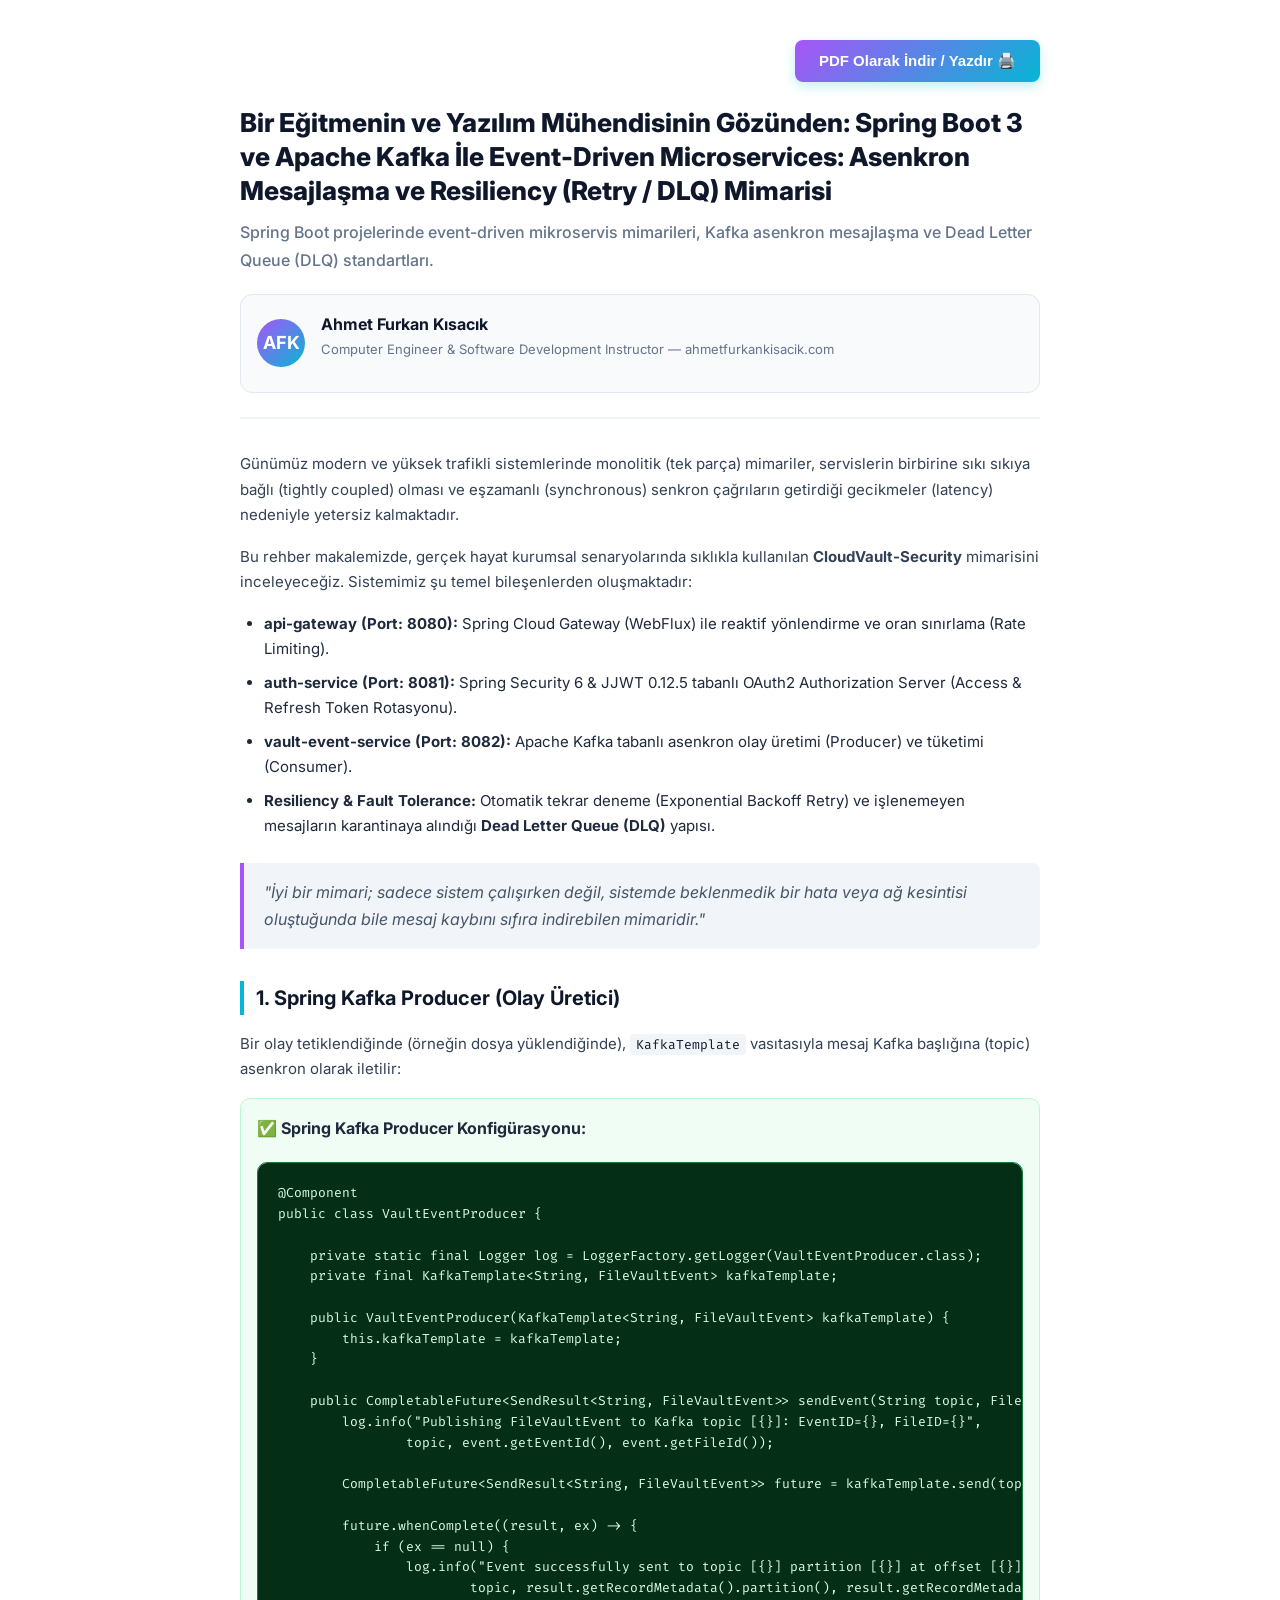
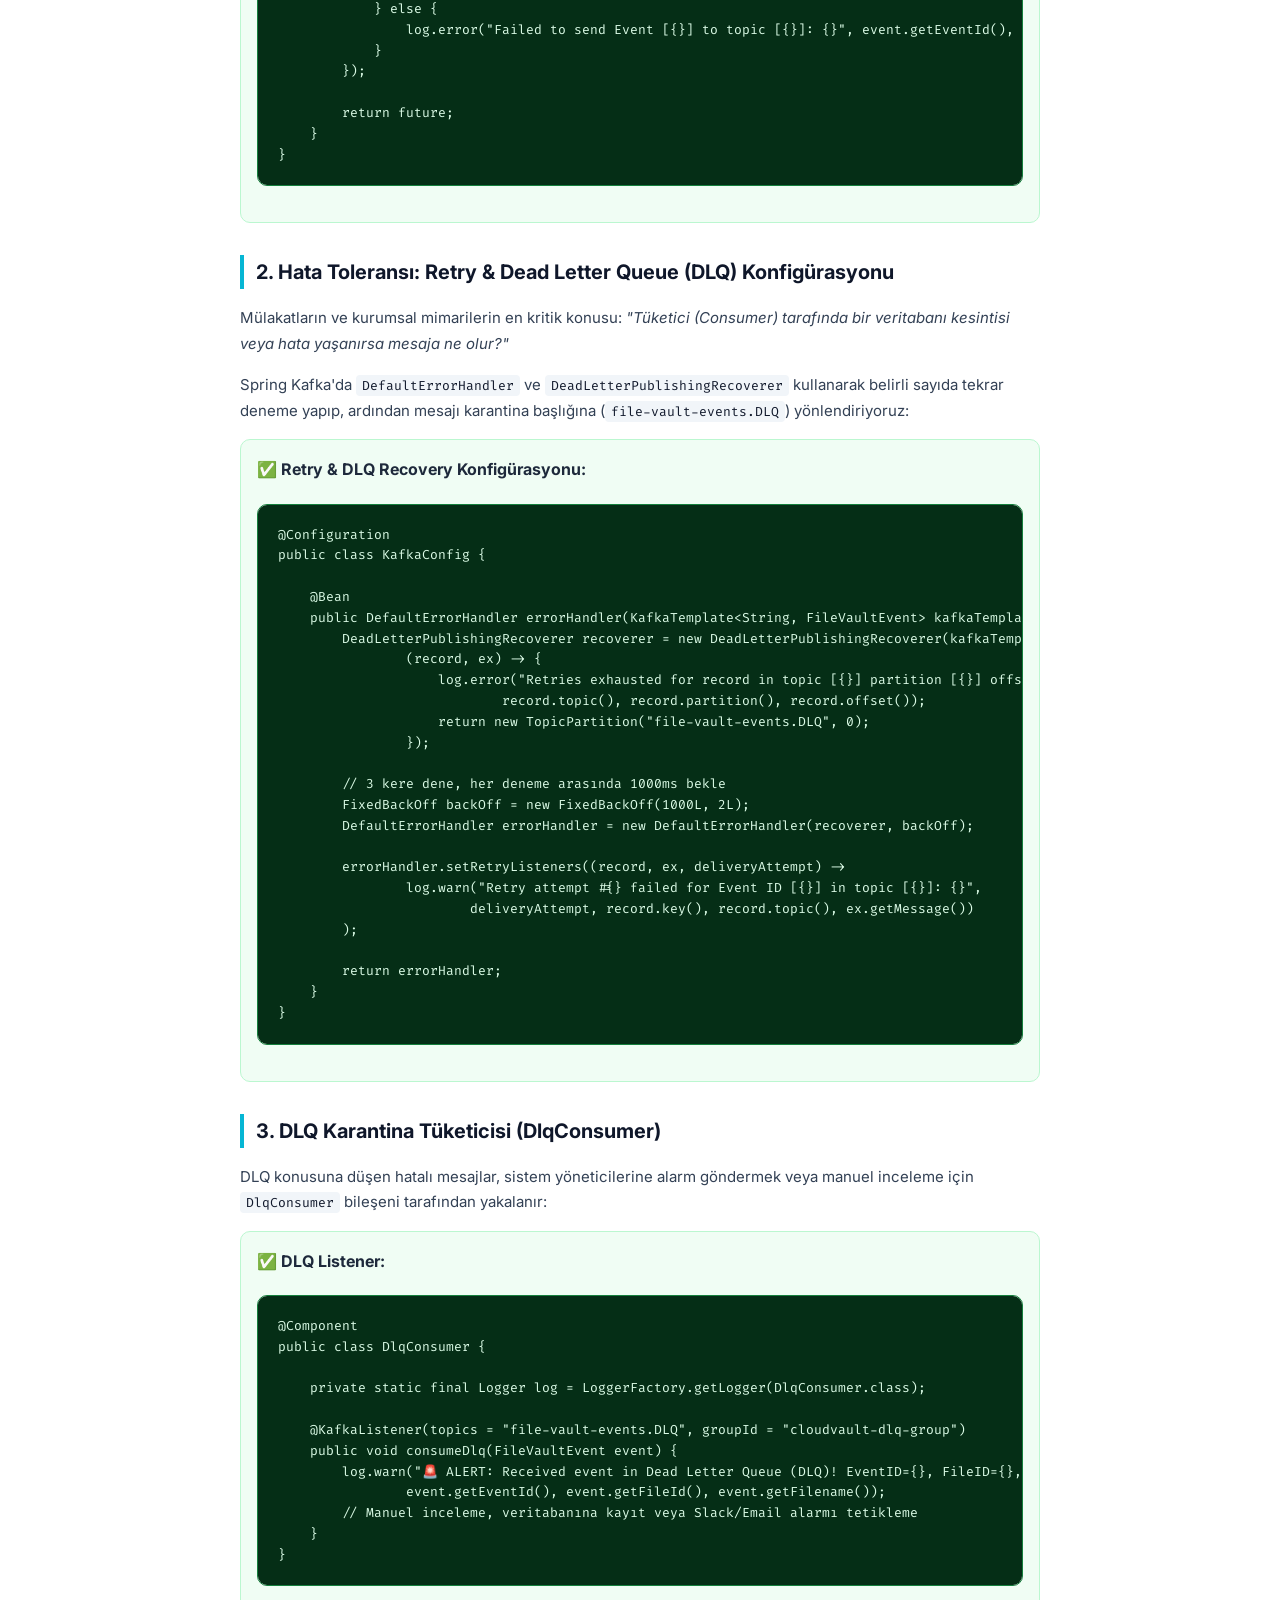
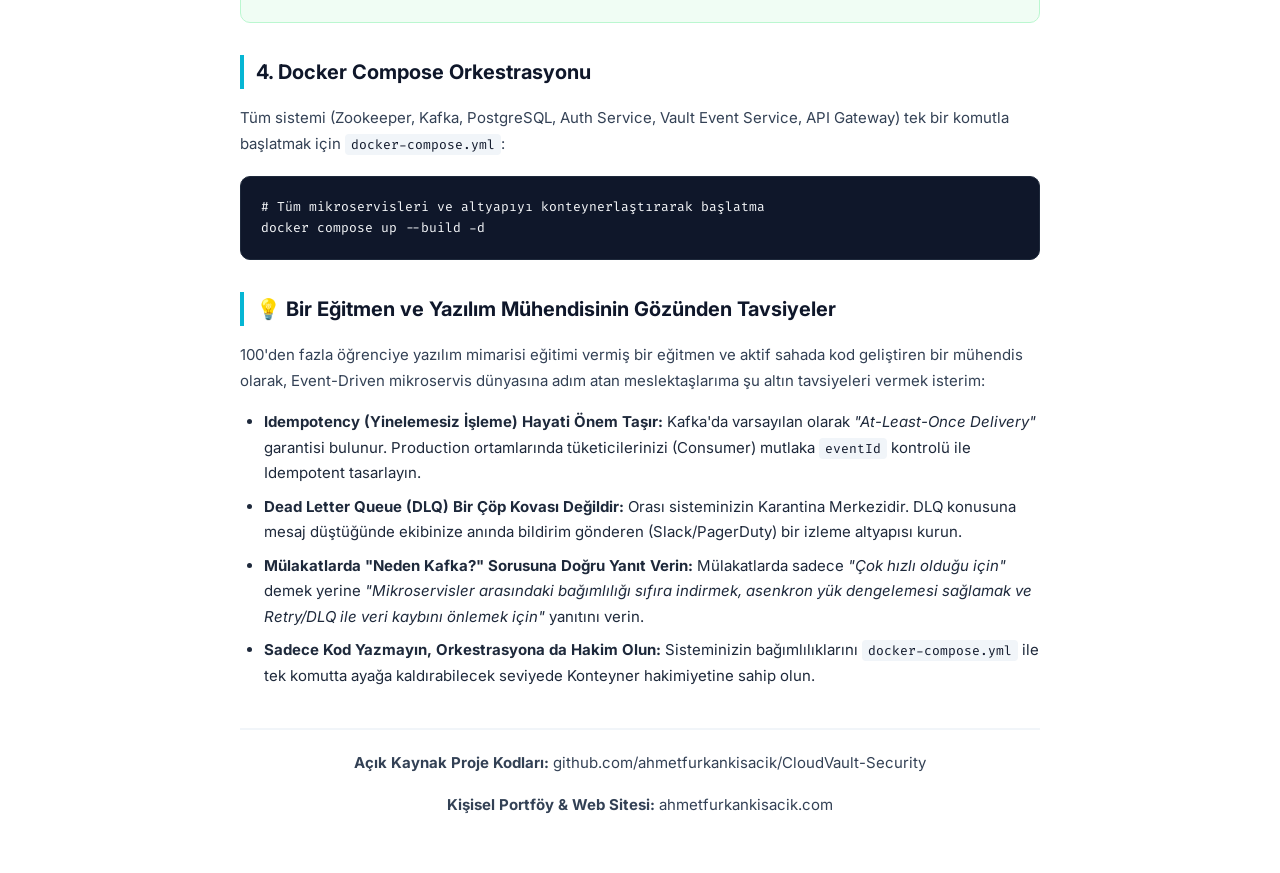
<file: makale_kafka_event_driven.html>
<!DOCTYPE html>
<html lang="tr">
<head>
    <meta charset="UTF-8">
    <meta name="viewport" content="width=device-width, initial-scale=1.0">
    <title>Bir Eğitmenin ve Yazılım Mühendisinin Gözünden: Spring Boot 3 ve Apache Kafka İle Event-Driven Microservices — Ahmet Furkan Kısacık</title>
    <link rel="preconnect" href="https://fonts.googleapis.com">
    <link rel="preconnect" href="https://fonts.gstatic.com" crossorigin>
    <link href="https://fonts.googleapis.com/css2?family=Inter:wght@300;400;500;600;700;800&family=Fira+Code:wght@400;500;600&display=swap" rel="stylesheet">
    <style>
        :root {
            --primary: #06b6d4;
            --accent: #a855f7;
            --dark: #0f172a;
            --light-bg: #ffffff;
            --text-main: #1e293b;
            --text-muted: #64748b;
            --code-bg: #0f172a;
            --code-text: #f8fafc;
        }

        * {
            box-sizing: border-box;
            margin: 0;
            padding: 0;
        }

        body {
            font-family: 'Inter', system-ui, -apple-system, sans-serif;
            background-color: var(--light-bg);
            color: var(--text-main);
            line-height: 1.7;
            padding: 40px 20px;
        }

        .container {
            max-width: 800px;
            margin: 0 auto;
            background: #ffffff;
        }

        .header-actions {
            display: flex;
            justify-content: flex-end;
            margin-bottom: 24px;
        }

        .btn-print {
            background: linear-gradient(135deg, #a855f7 0%, #06b6d4 100%);
            color: white;
            border: none;
            padding: 12px 24px;
            font-size: 15px;
            font-weight: 600;
            border-radius: 8px;
            cursor: pointer;
            box-shadow: 0 4px 12px rgba(6, 182, 212, 0.25);
            transition: all 0.2s ease;
        }

        .btn-print:hover {
            transform: translateY(-2px);
            box-shadow: 0 6px 16px rgba(168, 85, 247, 0.35);
        }

        .article-header {
            border-bottom: 2px solid #f1f5f9;
            padding-bottom: 24px;
            margin-bottom: 32px;
        }

        .article-title {
            font-size: 26px;
            font-weight: 800;
            color: var(--dark);
            line-height: 1.3;
            margin-bottom: 12px;
        }

        .article-subtitle {
            font-size: 16px;
            color: var(--text-muted);
            font-weight: 500;
            margin-bottom: 20px;
        }

        .author-card {
            display: flex;
            align-items: center;
            gap: 16px;
            background: #f8fafc;
            padding: 16px;
            border-radius: 12px;
            border: 1px solid #e2e8f0;
        }

        .author-avatar {
            width: 48px;
            height: 48px;
            border-radius: 50%;
            background: linear-gradient(135deg, #a855f7, #06b6d4);
            display: flex;
            align-items: center;
            justify-content: center;
            color: white;
            font-weight: 700;
            font-size: 18px;
        }

        .author-info h4 {
            font-size: 16px;
            font-weight: 700;
            color: var(--dark);
        }

        .author-info p {
            font-size: 13px;
            color: var(--text-muted);
        }

        h2 {
            font-size: 20px;
            font-weight: 700;
            color: var(--dark);
            margin: 32px 0 16px 0;
            border-left: 4px solid var(--primary);
            padding-left: 12px;
        }

        p {
            margin-bottom: 16px;
            font-size: 15px;
            color: #334155;
        }

        blockquote {
            background: #f1f5f9;
            border-left: 4px solid var(--accent);
            padding: 16px 20px;
            margin: 24px 0;
            border-radius: 0 8px 8px 0;
            font-style: italic;
            color: #475569;
        }

        ul, ol {
            margin-bottom: 20px;
            padding-left: 24px;
        }

        li {
            margin-bottom: 8px;
            font-size: 15px;
        }

        pre {
            background-color: var(--code-bg);
            color: var(--code-text);
            padding: 20px;
            border-radius: 10px;
            font-family: 'Fira Code', monospace;
            font-size: 13px;
            overflow-x: auto;
            margin: 20px 0;
            line-height: 1.6;
            border: 1px solid #1e293b;
        }

        code {
            font-family: 'Fira Code', monospace;
            background: #f1f5f9;
            color: #0f172a;
            padding: 2px 6px;
            border-radius: 4px;
            font-size: 13px;
        }

        pre code {
            background: transparent;
            color: inherit;
            padding: 0;
        }

        .bad-practice {
            background-color: #fff1f2;
            border: 1px solid #fecdd3;
            border-radius: 10px;
            padding: 16px;
            margin: 16px 0;
        }

        .bad-practice pre {
            background-color: #4c0519;
            color: #ffe4e6;
            border-color: #9f1239;
        }

        .good-practice {
            background-color: #f0fdf4;
            border: 1px solid #bbf7d0;
            border-radius: 10px;
            padding: 16px;
            margin: 16px 0;
        }

        .good-practice pre {
            background-color: #052e16;
            color: #dcfce7;
            border-color: #15803d;
        }

        .footer-note {
            margin-top: 40px;
            padding-top: 20px;
            border-top: 2px solid #f1f5f9;
            text-align: center;
            font-size: 13px;
            color: var(--text-muted);
        }

        @media print {
            body {
                padding: 0;
                background: white;
            }
            .header-actions {
                display: none !important;
            }
            .container {
                max-width: 100%;
            }
            pre {
                white-space: pre-wrap;
                word-break: break-all;
            }
        }
    </style>
</head>
<body>

    <div class="container">
        <div class="header-actions">
            <button class="btn-print" onclick="window.print()">PDF Olarak İndir / Yazdır 🖨️</button>
        </div>

        <header class="article-header">
            <h1 class="article-title">Bir Eğitmenin ve Yazılım Mühendisinin Gözünden: Spring Boot 3 ve Apache Kafka İle Event-Driven Microservices: Asenkron Mesajlaşma ve Resiliency (Retry / DLQ) Mimarisi</h1>
            <p class="article-subtitle">Spring Boot projelerinde event-driven mikroservis mimarileri, Kafka asenkron mesajlaşma ve Dead Letter Queue (DLQ) standartları.</p>
            
            <div class="author-card">
                <div class="author-avatar">AFK</div>
                <div class="author-info">
                    <h4>Ahmet Furkan Kısacık</h4>
                    <p>Computer Engineer &amp; Software Development Instructor — ahmetfurkankisacik.com</p>
                </div>
            </div>
        </header>

        <section class="article-content">
            <p>Günümüz modern ve yüksek trafikli sistemlerinde monolitik (tek parça) mimariler, servislerin birbirine sıkı sıkıya bağlı (tightly coupled) olması ve eşzamanlı (synchronous) senkron çağrıların getirdiği gecikmeler (latency) nedeniyle yetersiz kalmaktadır.</p>

            <p>Bu rehber makalemizde, gerçek hayat kurumsal senaryolarında sıklıkla kullanılan <strong>CloudVault-Security</strong> mimarisini inceleyeceğiz. Sistemimiz şu temel bileşenlerden oluşmaktadır:</p>

            <ul>
                <li><strong>api-gateway (Port: 8080):</strong> Spring Cloud Gateway (WebFlux) ile reaktif yönlendirme ve oran sınırlama (Rate Limiting).</li>
                <li><strong>auth-service (Port: 8081):</strong> Spring Security 6 &amp; JJWT 0.12.5 tabanlı OAuth2 Authorization Server (Access &amp; Refresh Token Rotasyonu).</li>
                <li><strong>vault-event-service (Port: 8082):</strong> Apache Kafka tabanlı asenkron olay üretimi (Producer) ve tüketimi (Consumer).</li>
                <li><strong>Resiliency &amp; Fault Tolerance:</strong> Otomatik tekrar deneme (Exponential Backoff Retry) ve işlenemeyen mesajların karantinaya alındığı <strong>Dead Letter Queue (DLQ)</strong> yapısı.</li>
            </ul>

            <blockquote>
                "İyi bir mimari; sadece sistem çalışırken değil, sistemde beklenmedik bir hata veya ağ kesintisi oluştuğunda bile mesaj kaybını sıfıra indirebilen mimaridir."
            </blockquote>

            <h2>1. Spring Kafka Producer (Olay Üretici)</h2>
            <p>Bir olay tetiklendiğinde (örneğin dosya yüklendiğinde), <code>KafkaTemplate</code> vasıtasıyla mesaj Kafka başlığına (topic) asenkron olarak iletilir:</p>

            <div class="good-practice">
                <strong>✅ Spring Kafka Producer Konfigürasyonu:</strong>
<pre><code>@Component
public class VaultEventProducer {

    private static final Logger log = LoggerFactory.getLogger(VaultEventProducer.class);
    private final KafkaTemplate&lt;String, FileVaultEvent&gt; kafkaTemplate;

    public VaultEventProducer(KafkaTemplate&lt;String, FileVaultEvent&gt; kafkaTemplate) {
        this.kafkaTemplate = kafkaTemplate;
    }

    public CompletableFuture&lt;SendResult&lt;String, FileVaultEvent&gt;&gt; sendEvent(String topic, FileVaultEvent event) {
        log.info("Publishing FileVaultEvent to Kafka topic [{}]: EventID={}, FileID={}",
                topic, event.getEventId(), event.getFileId());

        CompletableFuture&lt;SendResult&lt;String, FileVaultEvent&gt;&gt; future = kafkaTemplate.send(topic, event.getFileId(), event);

        future.whenComplete((result, ex) -&gt; {
            if (ex == null) {
                log.info("Event successfully sent to topic [{}] partition [{}] at offset [{}]",
                        topic, result.getRecordMetadata().partition(), result.getRecordMetadata().offset());
            } else {
                log.error("Failed to send Event [{}] to topic [{}]: {}", event.getEventId(), topic, ex.getMessage());
            }
        });

        return future;
    }
}</code></pre>
            </div>

            <h2>2. Hata Toleransı: Retry &amp; Dead Letter Queue (DLQ) Konfigürasyonu</h2>
            <p>Mülakatların ve kurumsal mimarilerin en kritik konusu: <em>"Tüketici (Consumer) tarafında bir veritabanı kesintisi veya hata yaşanırsa mesaja ne olur?"</em></p>

            <p>Spring Kafka'da <code>DefaultErrorHandler</code> ve <code>DeadLetterPublishingRecoverer</code> kullanarak belirli sayıda tekrar deneme yapıp, ardından mesajı karantina başlığına (<code>file-vault-events.DLQ</code>) yönlendiriyoruz:</p>

            <div class="good-practice">
                <strong>✅ Retry &amp; DLQ Recovery Konfigürasyonu:</strong>
<pre><code>@Configuration
public class KafkaConfig {

    @Bean
    public DefaultErrorHandler errorHandler(KafkaTemplate&lt;String, FileVaultEvent&gt; kafkaTemplate) {
        DeadLetterPublishingRecoverer recoverer = new DeadLetterPublishingRecoverer(kafkaTemplate,
                (record, ex) -&gt; {
                    log.error("Retries exhausted for record in topic [{}] partition [{}] offset [{}]. Routing to DLQ...",
                            record.topic(), record.partition(), record.offset());
                    return new TopicPartition("file-vault-events.DLQ", 0);
                });

        // 3 kere dene, her deneme arasında 1000ms bekle
        FixedBackOff backOff = new FixedBackOff(1000L, 2L);
        DefaultErrorHandler errorHandler = new DefaultErrorHandler(recoverer, backOff);

        errorHandler.setRetryListeners((record, ex, deliveryAttempt) -&gt;
                log.warn("Retry attempt #{} failed for Event ID [{}] in topic [{}]: {}",
                        deliveryAttempt, record.key(), record.topic(), ex.getMessage())
        );

        return errorHandler;
    }
}</code></pre>
            </div>

            <h2>3. DLQ Karantina Tüketicisi (DlqConsumer)</h2>
            <p>DLQ konusuna düşen hatalı mesajlar, sistem yöneticilerine alarm göndermek veya manuel inceleme için <code>DlqConsumer</code> bileşeni tarafından yakalanır:</p>

            <div class="good-practice">
                <strong>✅ DLQ Listener:</strong>
<pre><code>@Component
public class DlqConsumer {

    private static final Logger log = LoggerFactory.getLogger(DlqConsumer.class);

    @KafkaListener(topics = "file-vault-events.DLQ", groupId = "cloudvault-dlq-group")
    public void consumeDlq(FileVaultEvent event) {
        log.warn("🚨 ALERT: Received event in Dead Letter Queue (DLQ)! EventID={}, FileID={}, Filename={}",
                event.getEventId(), event.getFileId(), event.getFilename());
        // Manuel inceleme, veritabanına kayıt veya Slack/Email alarmı tetikleme
    }
}</code></pre>
            </div>

            <h2>4. Docker Compose Orkestrasyonu</h2>
            <p>Tüm sistemi (Zookeeper, Kafka, PostgreSQL, Auth Service, Vault Event Service, API Gateway) tek bir komutla başlatmak için <code>docker-compose.yml</code>:</p>

<pre><code># Tüm mikroservisleri ve altyapıyı konteynerlaştırarak başlatma
docker compose up --build -d</code></pre>

            <h2>💡 Bir Eğitmen ve Yazılım Mühendisinin Gözünden Tavsiyeler</h2>
            <p>100'den fazla öğrenciye yazılım mimarisi eğitimi vermiş bir eğitmen ve aktif sahada kod geliştiren bir mühendis olarak, Event-Driven mikroservis dünyasına adım atan meslektaşlarıma şu altın tavsiyeleri vermek isterim:</p>

            <ul>
                <li><strong>Idempotency (Yinelemesiz İşleme) Hayati Önem Taşır:</strong> Kafka'da varsayılan olarak <em>"At-Least-Once Delivery"</em> garantisi bulunur. Production ortamlarında tüketicilerinizi (Consumer) mutlaka <code>eventId</code> kontrolü ile Idempotent tasarlayın.</li>
                <li><strong>Dead Letter Queue (DLQ) Bir Çöp Kovası Değildir:</strong> Orası sisteminizin Karantina Merkezidir. DLQ konusuna mesaj düştüğünde ekibinize anında bildirim gönderen (Slack/PagerDuty) bir izleme altyapısı kurun.</li>
                <li><strong>Mülakatlarda "Neden Kafka?" Sorusuna Doğru Yanıt Verin:</strong> Mülakatlarda sadece <em>"Çok hızlı olduğu için"</em> demek yerine <em>"Mikroservisler arasındaki bağımlılığı sıfıra indirmek, asenkron yük dengelemesi sağlamak ve Retry/DLQ ile veri kaybını önlemek için"</em> yanıtını verin.</li>
                <li><strong>Sadece Kod Yazmayın, Orkestrasyona da Hakim Olun:</strong> Sisteminizin bağımlılıklarını <code>docker-compose.yml</code> ile tek komutta ayağa kaldırabilecek seviyede Konteyner hakimiyetine sahip olun.</li>
            </ul>

            <div class="footer-note">
                <p><strong>Açık Kaynak Proje Kodları:</strong> github.com/ahmetfurkankisacik/CloudVault-Security</p>
                <p><strong>Kişisel Portföy &amp; Web Sitesi:</strong> ahmetfurkankisacik.com</p>
            </div>
        </section>
    </div>

</body>
</html>
</file>
